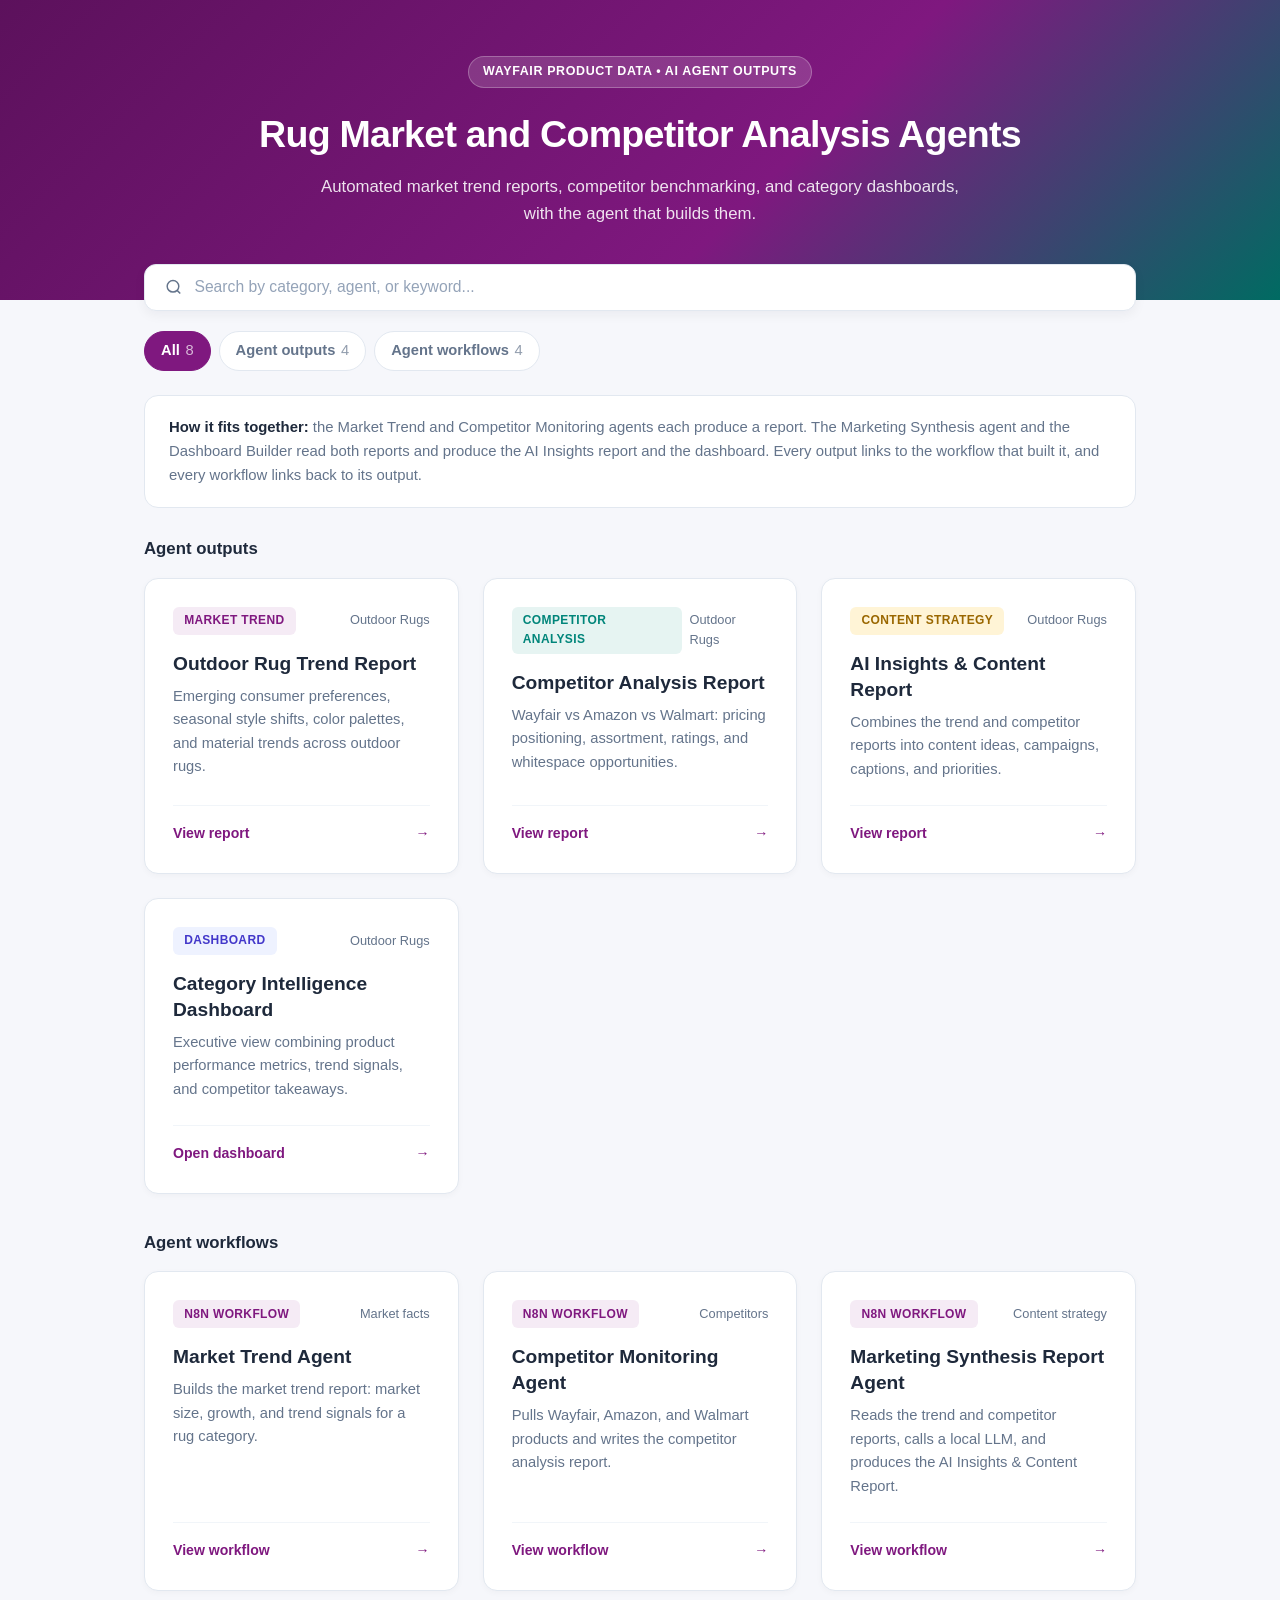
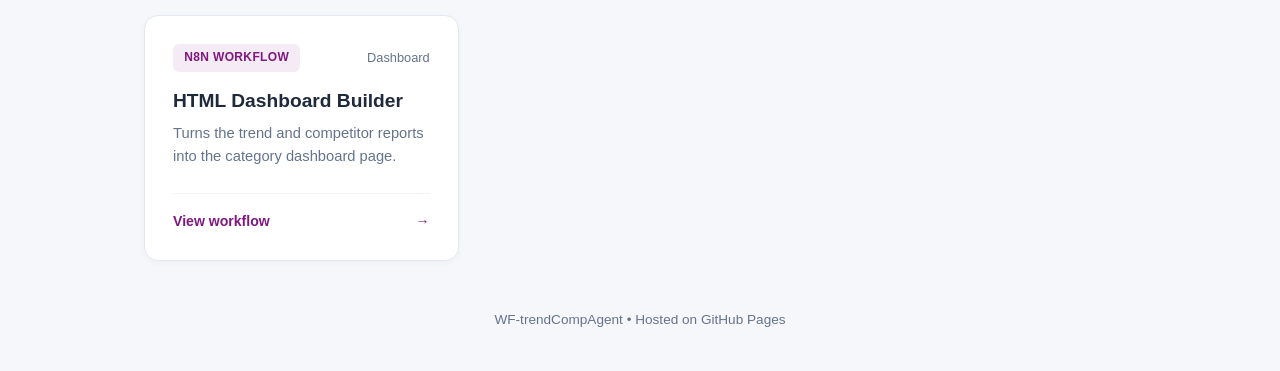
<file: index.html>
<!DOCTYPE html>
<html lang="en">
<head>
<meta charset="UTF-8">
<meta name="viewport" content="width=device-width, initial-scale=1.0">
<title>WF-trendCompAgent | Rug Market & Competitor Intelligence</title>
<link rel="stylesheet" href="style.css">
</head>
<body>
<header class="hero">
  <div class="hero-inner">
    <span class="eyebrow">Wayfair Product Data &bull; AI Agent Outputs</span>
    <h1>Rug Market and Competitor Analysis Agents</h1>
    <p class="subtitle">Automated market trend reports, competitor benchmarking, and category dashboards, with the agent that builds them.</p>
  </div>
</header>

<main class="container">
  <div class="toolbar">
    <svg width="18" height="18" fill="none" stroke="#64748b" stroke-width="2" viewBox="0 0 24 24" aria-hidden="true"><circle cx="11" cy="11" r="8"></circle><path d="M21 21l-4.35-4.35"></path></svg>
    <input type="search" id="searchInput" class="search-input" placeholder="Search by category, agent, or keyword..." aria-label="Search reports and workflows">
  </div>

  <div class="tabs" role="tablist" id="tabs">
    <button class="tab" role="tab" data-tab="all" aria-selected="true">All<span class="count"></span></button>
    <button class="tab" role="tab" data-tab="reports" aria-selected="false">Agent outputs<span class="count"></span></button>
    <button class="tab" role="tab" data-tab="workflows" aria-selected="false">Agent workflows<span class="count"></span></button>
  </div>

  <div class="how">
    <strong>How it fits together:</strong> the Market Trend and Competitor Monitoring agents each produce a report. The Marketing Synthesis agent and the Dashboard Builder read both reports and produce the AI Insights report and the dashboard. Every output links to the workflow that built it, and every workflow links back to its output.
  </div>

  <section id="reportsSection">
    <h2 class="section-title">Agent outputs</h2>
    <div class="grid" id="reportGrid"></div>
  </section>
  <section id="workflowsSection">
    <h2 class="section-title">Agent workflows</h2>
    <div class="grid" id="workflowGrid"></div>
  </section>
  <p class="empty" id="emptyMsg" hidden>Nothing matches that search. Clear the box to see everything.</p>
</main>

<footer>WF-trendCompAgent &bull; Hosted on GitHub Pages</footer>

<script src="data.js"></script>
<script>
const BADGE = { 'Market Trend': 'badge-trend', 'Competitor Analysis': 'badge-comp', 'Dashboard': 'badge-dash', 'Content Strategy': 'badge-content', 'Agent Workflow': 'badge-wf' };

function card(item, type) {
  const a = document.createElement('a');
  a.className = 'card';
  a.href = (type === 'workflows' ? 'workflow.html?id=' : 'report.html?id=') + encodeURIComponent(item.id);
  const cta = type === 'workflows' ? 'View workflow' : (item.kind === 'Dashboard' ? 'Open dashboard' : 'View report');
  a.innerHTML =
    '<div class="card-top"><div class="badge-row"><span class="badge"></span><span class="category-tag"></span></div>' +
    '<h3 class="card-title"></h3><p class="card-desc"></p></div>' +
    '<div class="card-footer"><span></span><span class="arrow">&rarr;</span></div>';
  a.querySelector('.badge').className = 'badge ' + (BADGE[item.kind] || 'badge-trend');
  a.querySelector('.badge').textContent = item.kind;
  a.querySelector('.category-tag').textContent = item.category;
  a.querySelector('.card-title').textContent = item.title;
  a.querySelector('.card-desc').textContent = item.description;
  a.querySelector('.card-footer span').textContent = cta;
  return a;
}

const grids = { reports: document.getElementById('reportGrid'), workflows: document.getElementById('workflowGrid') };
['reports', 'workflows'].forEach(t => HUB[t].forEach(item => grids[t].appendChild(card(item, t))));

let tab = 'all', query = '';
function apply() {
  let shown = 0;
  ['reports', 'workflows'].forEach(t => {
    let n = 0;
    grids[t].querySelectorAll('.card').forEach(c => {
      const hit = c.textContent.toLowerCase().includes(query);
      c.style.display = hit ? 'flex' : 'none';
      if (hit) n++;
    });
    const sec = document.getElementById(t + 'Section');
    const visible = (tab === 'all' || tab === t) && n > 0;
    sec.hidden = !visible;
    if (visible) shown += n;
  });
  document.getElementById('emptyMsg').hidden = shown > 0;
}
document.getElementById('searchInput').addEventListener('input', e => { query = e.target.value.toLowerCase().trim(); apply(); });
document.querySelectorAll('.tab').forEach(b => {
  const key = b.dataset.tab;
  b.querySelector('.count').textContent = key === 'all' ? HUB.reports.length + HUB.workflows.length : HUB[key].length;
  b.addEventListener('click', () => {
    tab = key;
    document.querySelectorAll('.tab').forEach(x => x.setAttribute('aria-selected', x === b));
    apply();
  });
});
apply();
</script>
</body>
</html>
</file>
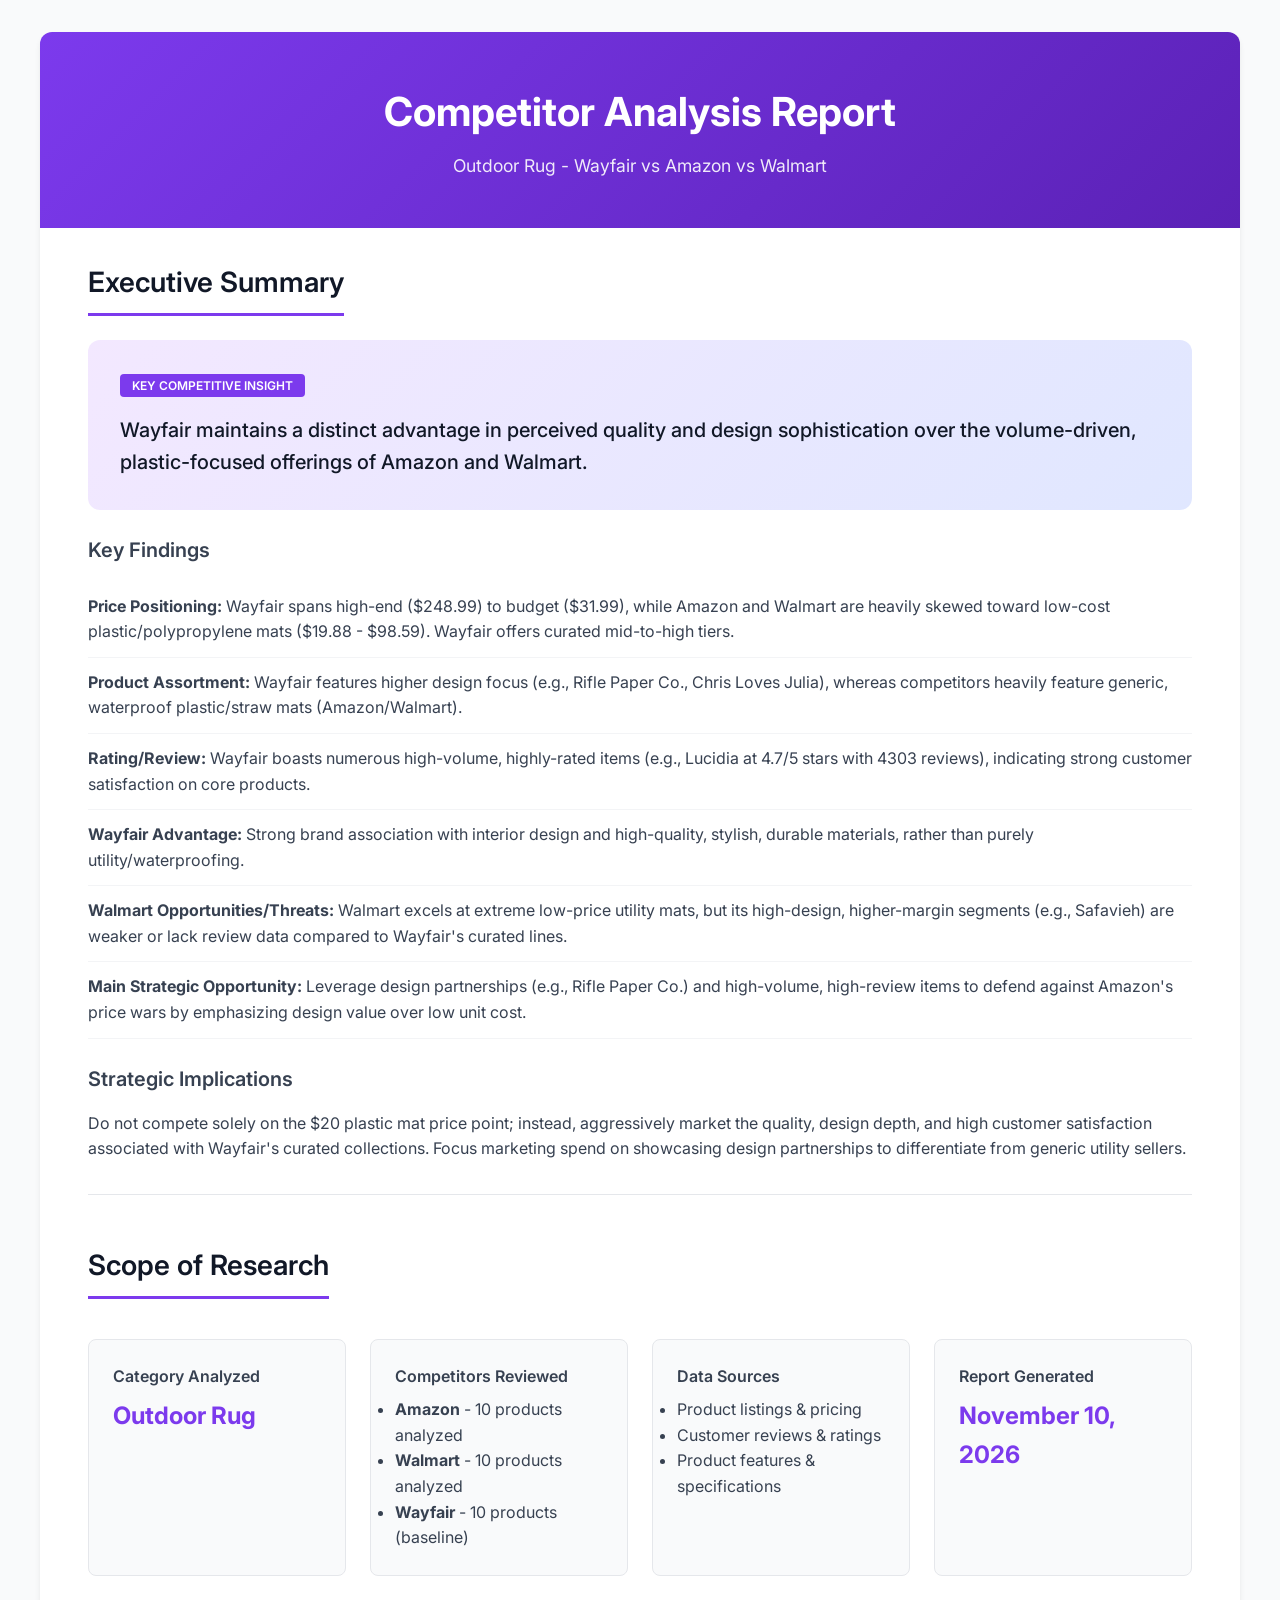
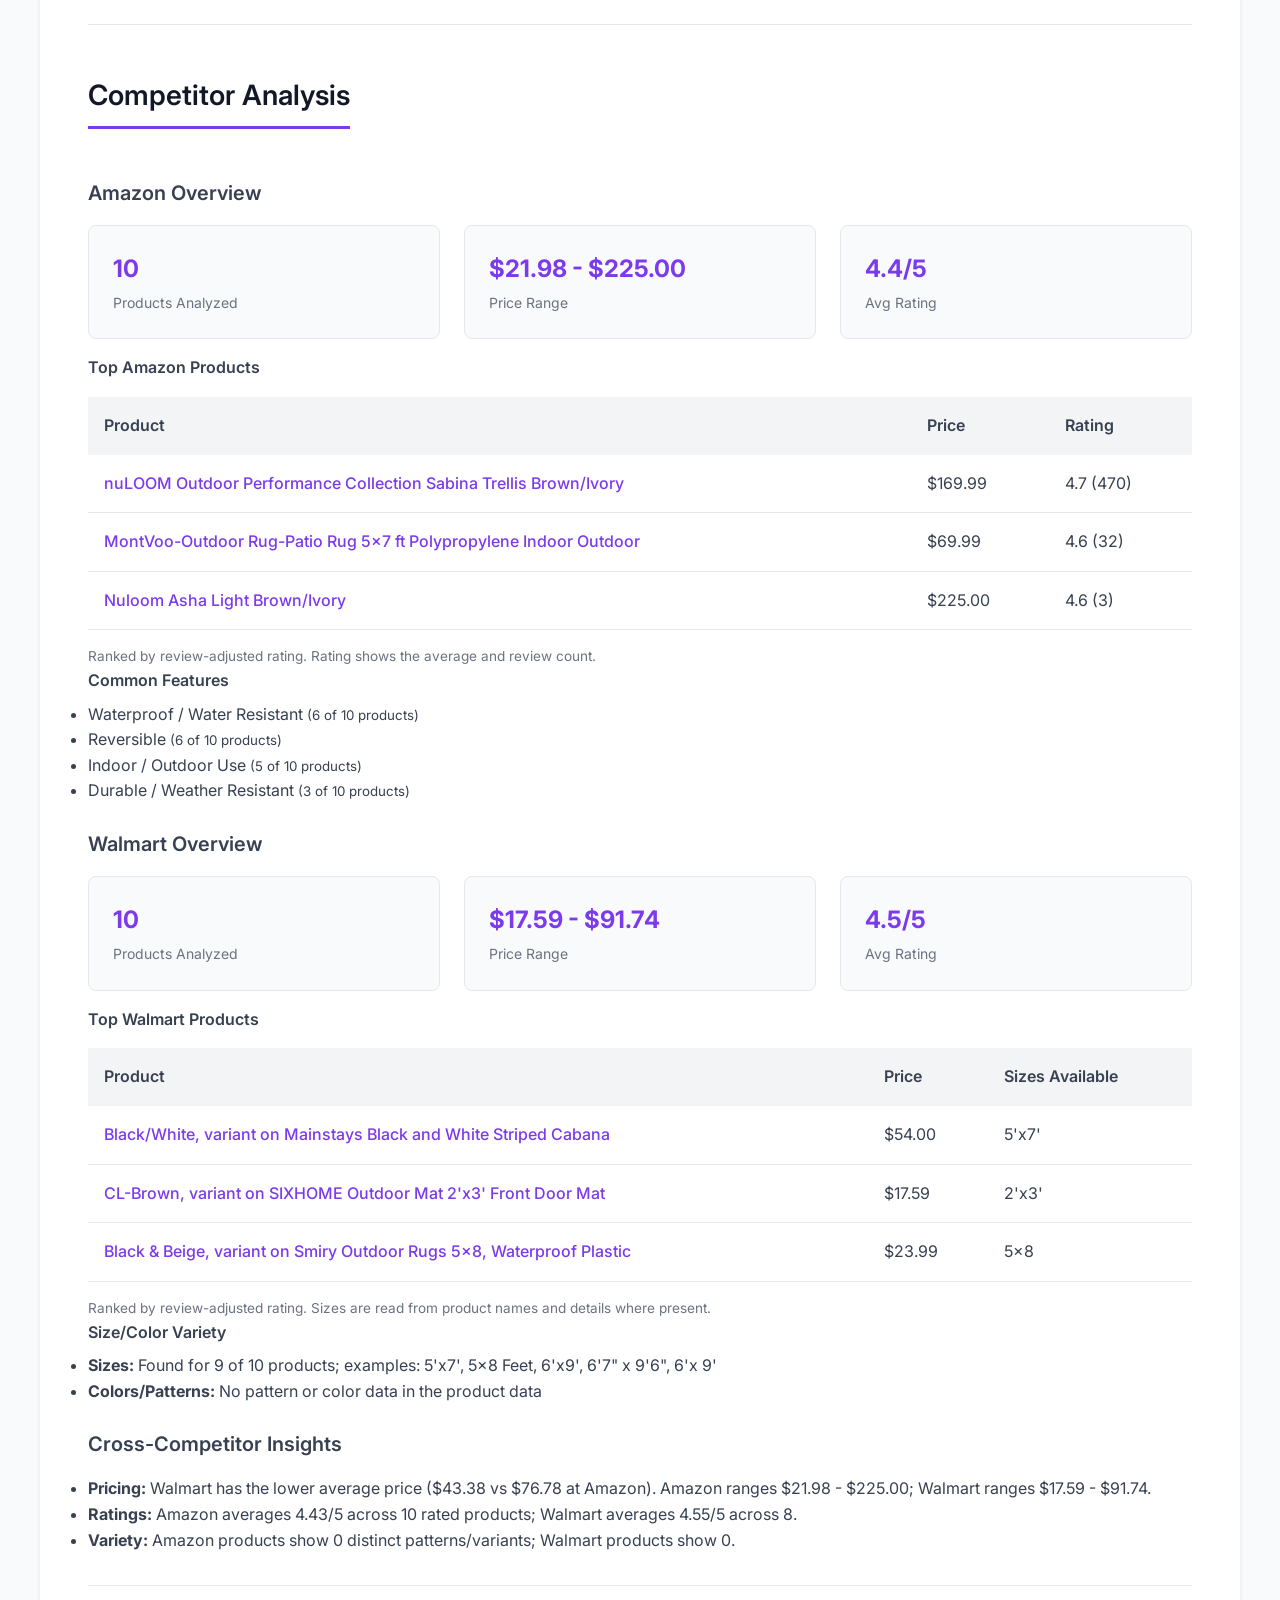
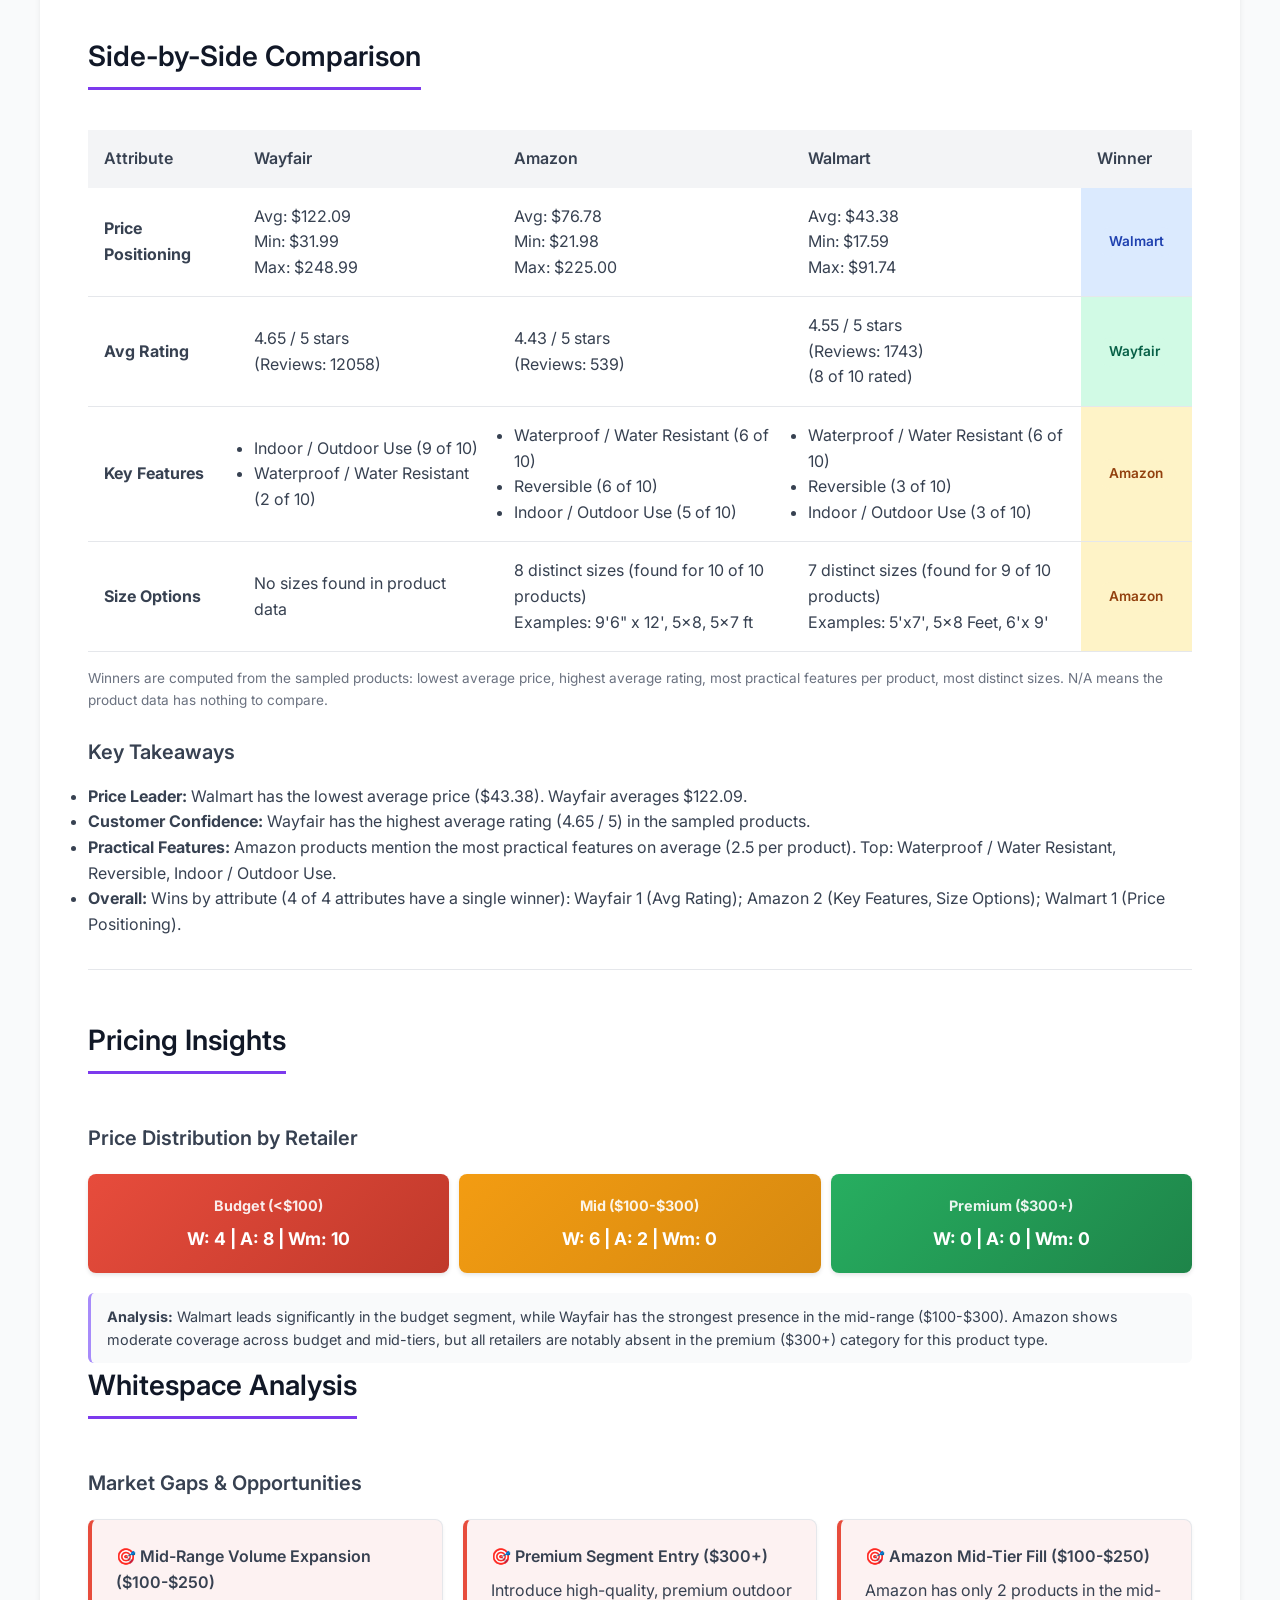
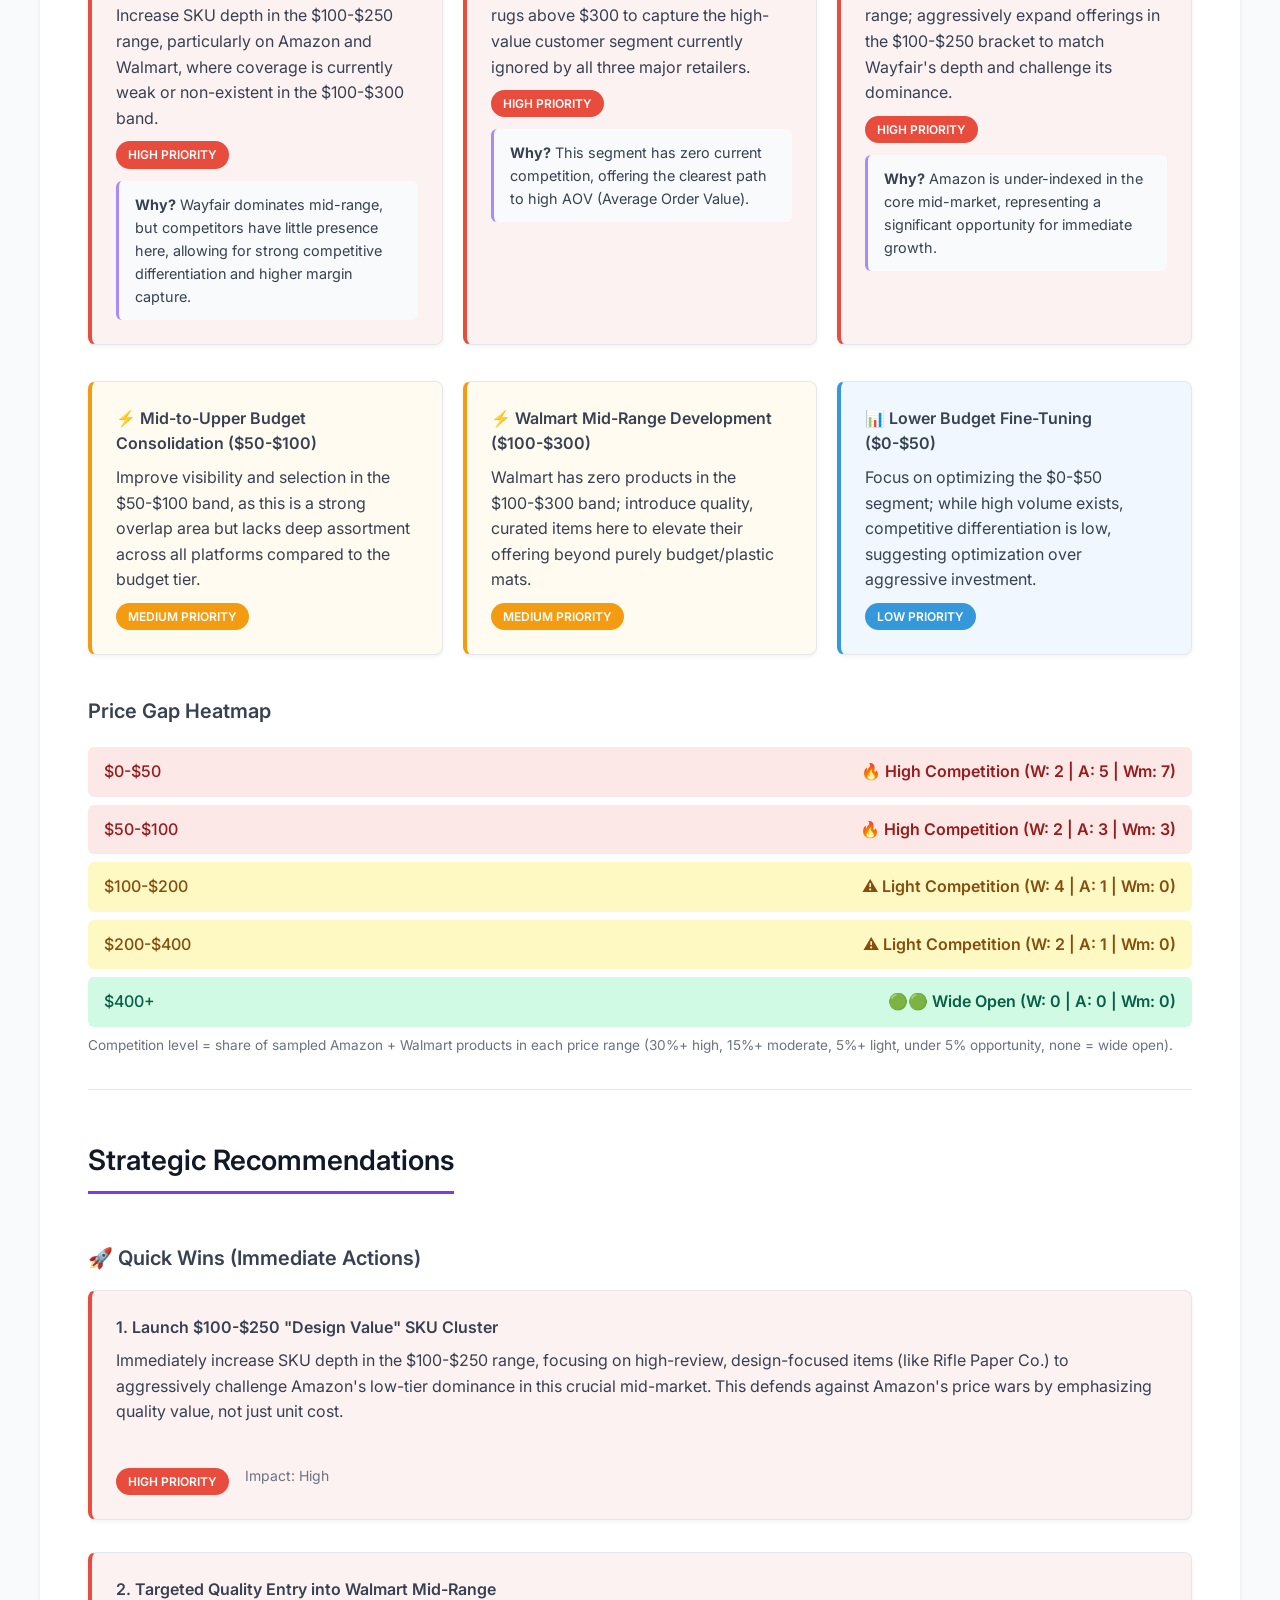
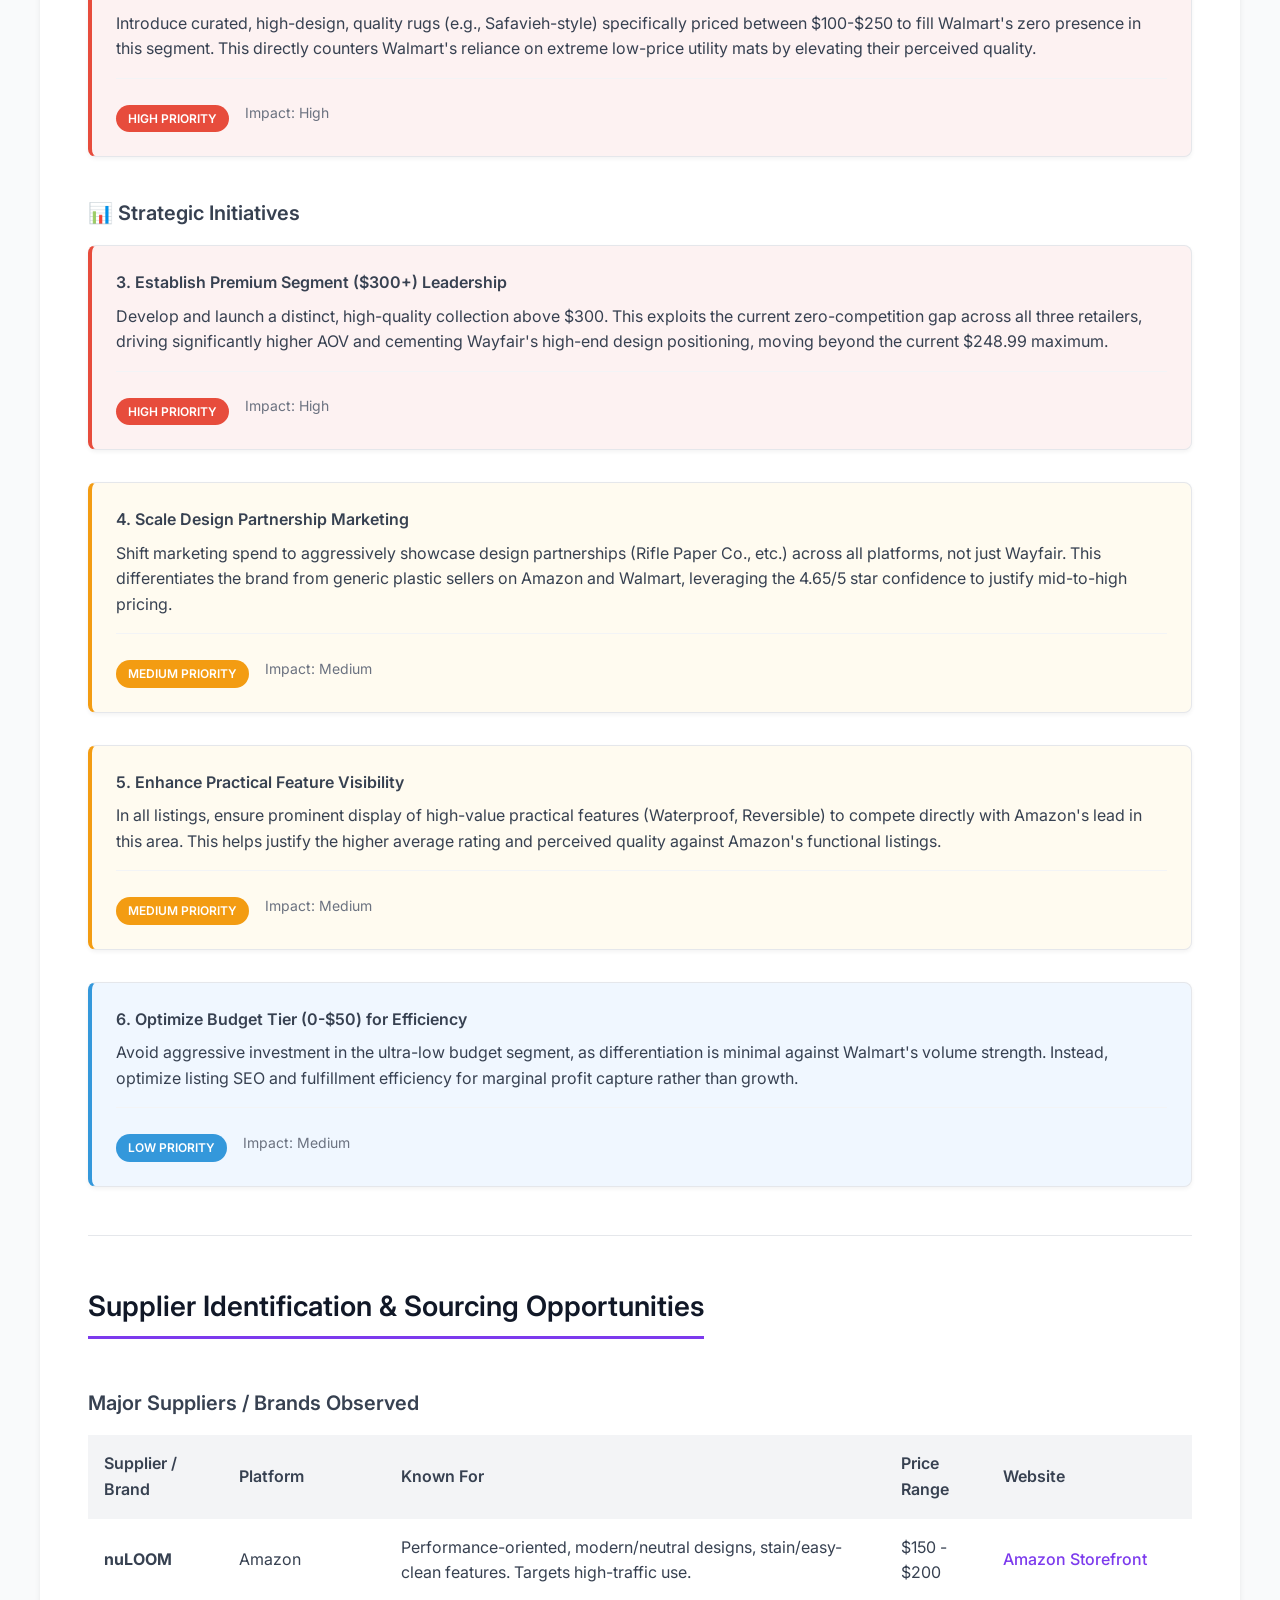
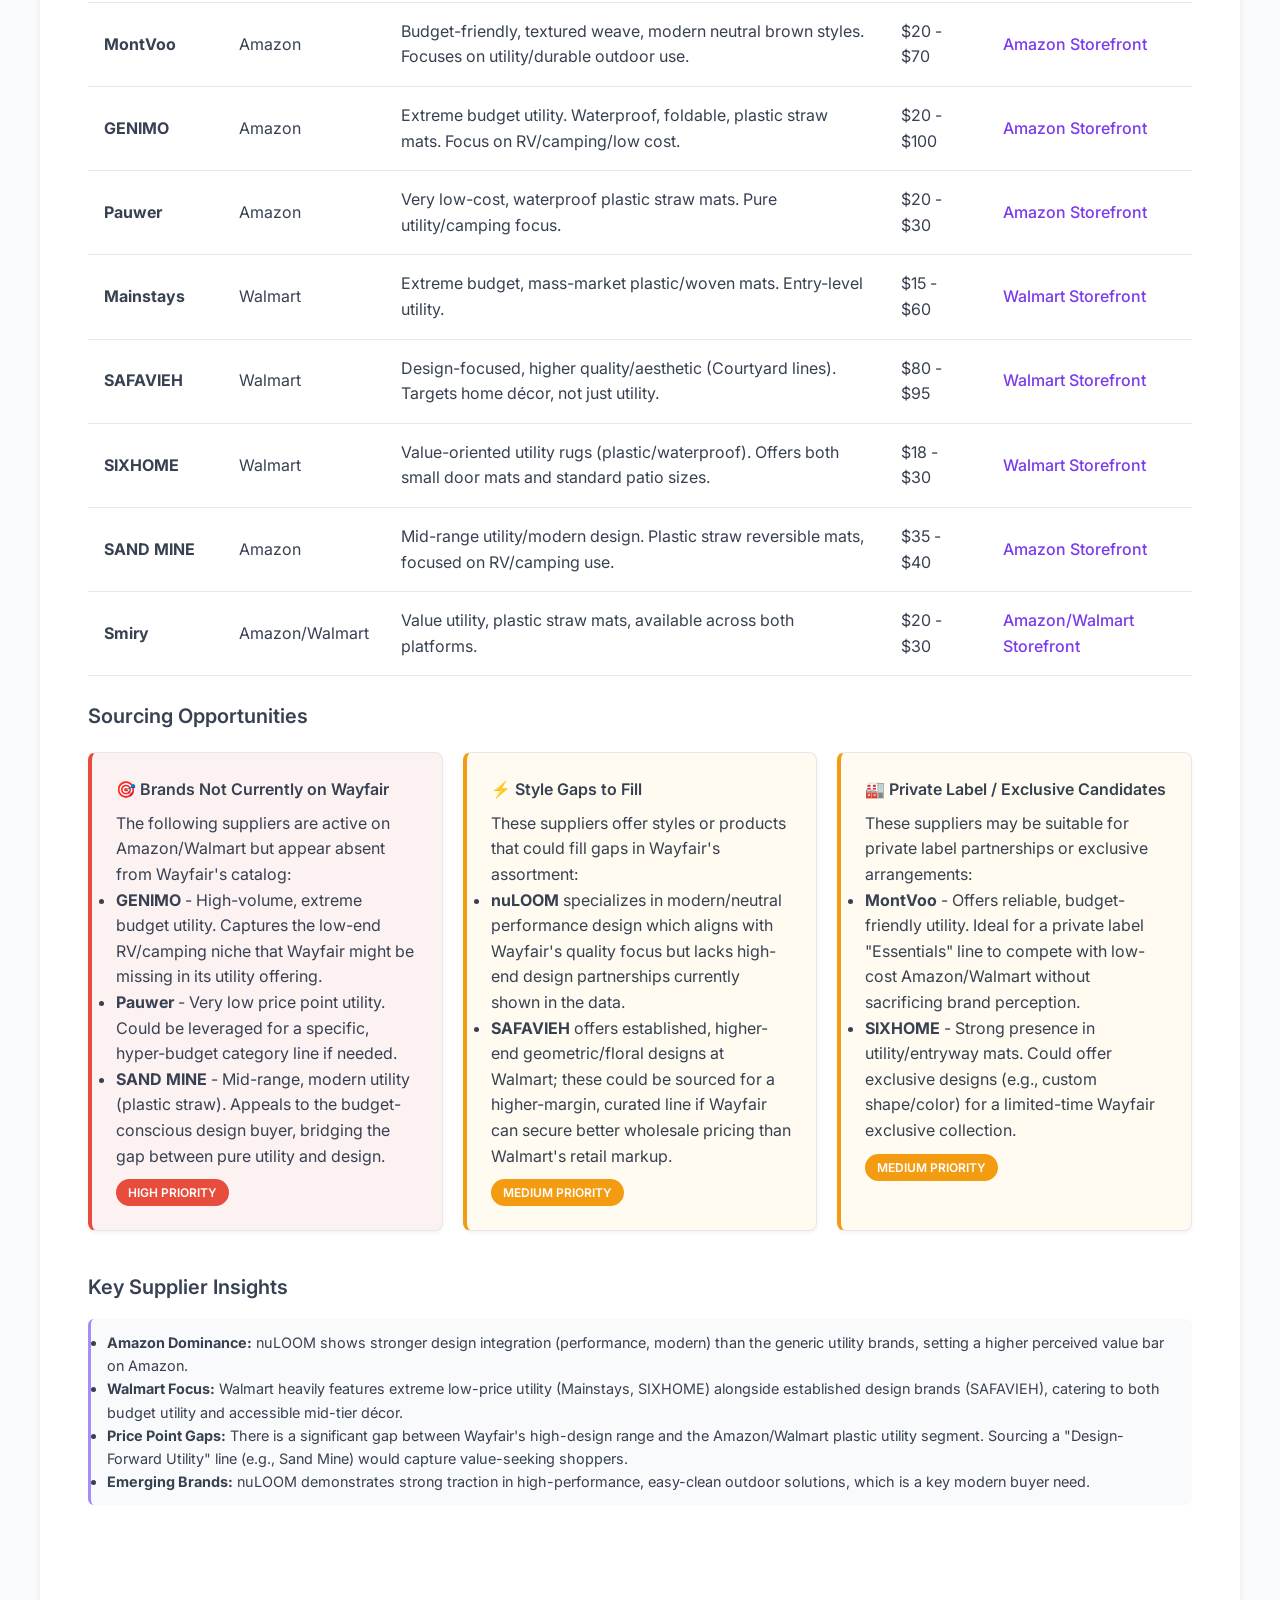
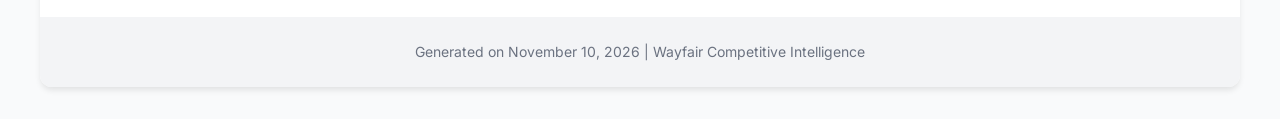
<file: Agent Wayfair Competitor Analysis Report - Outdoor Rug - FC.html>
<!DOCTYPE html><html lang="en"><head> <meta charset="UTF-8"> <meta name="viewport" content="width=device-width, initial-scale=1.0"> <title>Competitor Analysis Report - Outdoor Rug</title> <link href="https://fonts.googleapis.com/css2?family=Inter:wght@400;500;600;700&display=swap" rel="stylesheet"> <style> :root { --primary: #7C3AED; --primary-light: #A78BFA; --success: #059669; --warning: #D97706; --danger: #DC2626; --gray-50: #F9FAFB; --gray-100: #F3F4F6; --gray-200: #E5E7EB; --gray-500: #6B7280; --gray-700: #374151; --gray-900: #111827; } * { box-sizing: border-box; margin: 0; padding: 0; } body { font-family: 'Inter', -apple-system, sans-serif; line-height: 1.6; color: var(--gray-700); background: var(--gray-50); padding: 2rem; } .report-container { max-width: 1200px; margin: 0 auto; background: white; border-radius: 12px; box-shadow: 0 4px 6px -1px rgba(0,0,0,0.1); overflow: hidden; } .report-header { background: linear-gradient(135deg, var(--primary) 0%, #5B21B6 100%); color: white; padding: 3rem; text-align: center; } .report-header h1 { font-size: 2.5rem; font-weight: 700; margin-bottom: 0.5rem; } .report-header .subtitle { opacity: 0.9; font-size: 1.1rem; } .report-content { padding: 2rem 3rem; } section { margin-bottom: 3rem; padding-bottom: 2rem; border-bottom: 1px solid var(--gray-200); } section:last-child { border-bottom: none; } h2 { color: var(--gray-900); font-size: 1.75rem; font-weight: 600; margin-bottom: 1.5rem; padding-bottom: 0.5rem; border-bottom: 3px solid var(--primary); display: inline-block; } h3 { color: var(--gray-700); font-size: 1.25rem; font-weight: 600; margin: 1.5rem 0 1rem; } h4 { color: var(--gray-700); font-size: 1rem; font-weight: 600; margin-bottom: 0.5rem; } /* Scope & Stats Grid */ .scope-grid, .stats-grid, .profile-grid { display: grid; grid-template-columns: repeat(auto-fit, minmax(250px, 1fr)); gap: 1.5rem; margin: 1rem 0; } .scope-card, .stat-card, .profile-card { background: var(--gray-50); padding: 1.5rem; border-radius: 8px; border: 1px solid var(--gray-200); } .scope-value, .stat-value { font-size: 1.5rem; font-weight: 700; color: var(--primary); } .stat-label { display: block; font-size: 0.875rem; color: var(--gray-500); margin-top: 0.25rem; } /* Executive Summary */ .summary-hero { background: linear-gradient(135deg, #F3E8FF 0%, #E0E7FF 100%); padding: 2rem; border-radius: 12px; margin-bottom: 1.5rem; } .key-insight .label { background: var(--primary); color: white; padding: 0.25rem 0.75rem; border-radius: 4px; font-size: 0.75rem; font-weight: 600; text-transform: uppercase; } .key-insight p { font-size: 1.25rem; font-weight: 500; color: var(--gray-900); margin-top: 1rem; } .summary-points ul, .feature-analysis ul { list-style: none; } .summary-points li, .feature-analysis li { padding: 0.75rem 0; border-bottom: 1px solid var(--gray-100); } /* BULLETPROOF LINK HOVER CONTROL (Prevents row/group underlining) */ .report-content a, .report-container a, body a { color: var(--primary) !important; text-decoration: none !important; } .report-content a:hover, .report-container a:hover, body a:hover { text-decoration: underline !important; } tr:hover a, td:hover a { text-decoration: none !important; } tr:hover a:hover, td:hover a:hover { text-decoration: underline !important; } /* Data Tables */ .data-table, .comparison-table { width: 100%; border-collapse: collapse; margin: 1rem 0; } .data-table th, .comparison-table th { background: var(--gray-100); padding: 1rem; text-align: left; font-weight: 600; } .data-table td, .comparison-table td { padding: 1rem; border-bottom: 1px solid var(--gray-200); } .data-table a { font-weight: 500; } /* Pricing Bands */ .band-chart { display: flex; gap: 10px; margin: 20px 0; flex-wrap: wrap; } .band { flex: 1; min-width: 150px; padding: 20px 15px; border-radius: 8px; color: white; text-align: center; font-weight: bold; box-shadow: 0 2px 4px rgba(0,0,0,0.1); } .band span { display: block; } .band span:first-child { font-size: 0.9rem; margin-bottom: 8px; opacity: 0.9; } .band span:last-child { font-size: 1.1rem; } .band.budget { background: linear-gradient(135deg, #e74c3c 0%, #c0392b 100%); } .band.mid { background: linear-gradient(135deg, #f39c12 0%, #d68910 100%); } .band.premium { background: linear-gradient(135deg, #27ae60 0%, #1e8449 100%); } /* Discount Tiers */ .discount-chart { display: flex; gap: 10px; margin: 20px 0; flex-wrap: wrap; } .discount-tier { flex: 1; min-width: 120px; padding: 15px; background: var(--gray-100); border-radius: 8px; text-align: center; border: 1px solid var(--gray-200); } .discount-tier span { display: block; } .discount-tier span:first-child { font-size: 0.85rem; color: var(--gray-500); margin-bottom: 5px; } .discount-tier span:last-child { font-size: 1.25rem; font-weight: 700; color: var(--primary); } /* Opportunity Cards */ .opportunity-cards { display: grid; grid-template-columns: repeat(auto-fit, minmax(300px, 1fr)); gap: 20px; margin-top: 20px; } .opportunity-card, .rec-card { background: white; border: 1px solid var(--gray-200); border-radius: 8px; padding: 1.5rem; margin-bottom: 1rem; box-shadow: 0 2px 4px rgba(0,0,0,0.05); } .opportunity-card.high-priority { border-left: 4px solid #e74c3c; background-color: #fdf2f2; } .opportunity-card.medium-priority { border-left: 4px solid #f39c12; background-color: #fffbf0; } .opportunity-card.low-priority { border-left: 4px solid #3498db; background-color: #f0f7ff; } .rec-card.priority-high { border-left: 4px solid #e74c3c; background-color: #fdf2f2; } .rec-card.priority-medium { border-left: 4px solid #f39c12; background-color: #fffbf0; } .rec-card.priority-low { border-left: 4px solid #3498db; background-color: #f0f7ff; } /* Priority Badges */ .priority { display: inline-block; margin-top: 10px; padding: 4px 12px; border-radius: 20px; font-size: 0.75rem; font-weight: 600; text-transform: uppercase; } .high-priority .priority, .priority-high .priority { background-color: #e74c3c; color: white; } .medium-priority .priority, .priority-medium .priority { background-color: #f39c12; color: white; } .low-priority .priority, .priority-low .priority { background-color: #3498db; color: white; } /* Price Gap Heatmap */ .heatmap { margin-top: 20px; } .gap { display: flex; justify-content: space-between; align-items: center; padding: 12px 16px; margin: 8px 0; border-radius: 6px; font-weight: 500; } .gap span:last-child { font-weight: 600; } .gap.hot { background-color: #fde8e8; color: #991b1b; } .gap.warm { background-color: #fef3c7; color: #92400e; } .gap.moderate { background-color: #fef9c3; color: #854d0e; } .gap.cool { background-color: #d1fae5; color: #065f46; } .gap.open { background-color: #d1fae5; color: #065f46; } /* Recommendation Cards */ .rec-cards { display: grid; gap: 1rem; margin-top: 1rem; } .rec-meta { display: flex; gap: 1rem; align-items: center; margin-top: 1rem; padding-top: 1rem; border-top: 1px solid var(--gray-100); } .impact { color: var(--gray-500); font-size: 0.875rem; } /* Insights Box */ .insights, .rationale { background-color: var(--gray-50); padding: 12px 16px; border-radius: 6px; margin-top: 12px; font-size: 0.9rem; border-left: 3px solid var(--primary-light); } /* Footer */ .report-footer { background: var(--gray-100); padding: 1.5rem 3rem; text-align: center; font-size:.875rem; color: var(--gray-500); } </style></head><div class="report-container"> <header class="report-header"> <h1>Competitor Analysis Report</h1> <p class="subtitle">Outdoor Rug - Wayfair vs Amazon vs Walmart</p> </header> <main class="report-content"> <section class="executive-summary"> <h2>Executive Summary</h2> <div class="summary-hero"> <div class="key-insight"> <span class="label">Key Competitive Insight</span> <p>Wayfair maintains a distinct advantage in perceived quality and design sophistication over the volume-driven, plastic-focused offerings of Amazon and Walmart.</p> </div> </div> <div class="summary-points"> <h3>Key Findings</h3> <ul> <li><strong>Price Positioning:</strong></strong> Wayfair spans high-end ($248.99) to budget ($31.99), while Amazon and Walmart are heavily skewed toward low-cost plastic/polypropylene mats ($19.88 - $98.59). Wayfair offers curated mid-to-high tiers.</li> <li><strong>Product Assortment:</strong></strong> Wayfair features higher design focus (e.g., Rifle Paper Co., Chris Loves Julia), whereas competitors heavily feature generic, waterproof plastic/straw mats (Amazon/Walmart).</li> <li><strong>Rating/Review:</strong></strong> Wayfair boasts numerous high-volume, highly-rated items (e.g., Lucidia at 4.7/5 stars with 4303 reviews), indicating strong customer satisfaction on core products.</li> <li><strong>Wayfair Advantage:</strong></strong> Strong brand association with interior design and high-quality, stylish, durable materials, rather than purely utility/waterproofing.</li> <li><strong>Walmart Opportunities/Threats:</strong></strong> Walmart excels at extreme low-price utility mats, but its high-design, higher-margin segments (e.g., Safavieh) are weaker or lack review data compared to Wayfair's curated lines.</li> <li><strong>Main Strategic Opportunity:</strong></strong> Leverage design partnerships (e.g., Rifle Paper Co.) and high-volume, high-review items to defend against Amazon's price wars by emphasizing design value over low unit cost.</li> </ul> </div> <div class="strategic-implications"> <h3>Strategic Implications</h3> <p>Do not compete solely on the $20 plastic mat price point; instead, aggressively market the quality, design depth, and high customer satisfaction associated with Wayfair's curated collections. Focus marketing spend on showcasing design partnerships to differentiate from generic utility sellers.</p> </div></section> <section class="scope-section"> <h2>Scope of Research</h2> <div class="scope-grid"> <div class="scope-card"> <h4>Category Analyzed</h4> <p class="scope-value">Outdoor Rug</p> </div> <div class="scope-card"> <h4>Competitors Reviewed</h4> <ul> <li><strong>Amazon</strong> - 10 products analyzed</li> <li><strong>Walmart</strong> - 10 products analyzed</li> <li><strong>Wayfair</strong> - 10 products (baseline)</li> </ul> </div> <div class="scope-card"> <h4>Data Sources</h4> <ul> <li>Product listings & pricing</li> <li>Customer reviews & ratings</li> <li>Product features & specifications</li> </ul> </div> <div class="scope-card"> <h4>Report Generated</h4> <p class="scope-value">November 10, 2026</p> </div> </div></section> <section class="competitor-analysis"> <h2>Competitor Analysis</h2> <div class="amazon-section"> <h3>Amazon Overview</h3> <div class="stats-grid"> <div class="stat-card"><span class="stat-value">10</span><span class="stat-label">Products Analyzed</span></div> <div class="stat-card"><span class="stat-value">$21.98 - $225.00</span><span class="stat-label">Price Range</span></div> <div class="stat-card"><span class="stat-value">4.4/5</span><span class="stat-label">Avg Rating</span></div> </div> <div class="top-performers"> <h4>Top Amazon Products</h4> <table class="data-table"> <thead><tr><th>Product</th><th>Price</th><th>Rating</th></tr></thead> <tbody> <tr><td><a href="https://www.amazon.com/dp/B09HKYHJ1W" target="_blank" title="nuLOOM Outdoor Performance Collection Sabina Trellis Brown/Ivory, 8' x 10', Soft and Cozy, High Traffic, Stain Resistant, Easy Clean, Durable Area Rug for Indoor/Outdoor Patio, Deck, Porch, Garden">nuLOOM Outdoor Performance Collection Sabina Trellis Brown/Ivory</a></td><td>$169.99</td><td>4.7 (470)</td></tr> <tr><td><a href="https://www.amazon.com/dp/B0GPWF1BBL" target="_blank" title="MontVoo-Outdoor Rug-Patio Rug 5x7 ft Polypropylene Indoor Outdoor Rugs Outdoor Carpet for Patio Deck Balcony Porch, Textured Weave, Durable for High Traffic, Fade-Resistant, Modern Neutral Brown">MontVoo-Outdoor Rug-Patio Rug 5x7 ft Polypropylene Indoor Outdoor</a></td><td>$69.99</td><td>4.6 (32)</td></tr> <tr><td><a href="https://www.amazon.com/dp/B088CT5ZRZ" target="_blank" title="Nuloom Asha Light Brown/Ivory, 9'6&quot; x 12', Casual, Striped Border, Soft and Cozy, High Traffic, Stain Resistant, Easy Clean, Durable Area Rug for Indoor/Outdoor Patio, Deck, Porch, Garden, Courtyard">Nuloom Asha Light Brown/Ivory</a></td><td>$225.00</td><td>4.6 (3)</td></tr> </tbody> </table> <p style="font-size:0.85rem;color:#6B7280;margin-top:0.5rem">Ranked by review-adjusted rating. Rating shows the average and review count.</p> </div> <div class="common-features"> <h4>Common Features</h4> <ul><li>Waterproof / Water Resistant <small>(6 of 10 products)</small></li><li>Reversible <small>(6 of 10 products)</small></li><li>Indoor / Outdoor Use <small>(5 of 10 products)</small></li><li>Durable / Weather Resistant <small>(3 of 10 products)</small></li></ul> </div> </div> <div class="walmart-section"> <h3>Walmart Overview</h3> <div class="stats-grid"> <div class="stat-card"><span class="stat-value">10</span><span class="stat-label">Products Analyzed</span></div> <div class="stat-card"><span class="stat-value">$17.59 - $91.74</span><span class="stat-label">Price Range</span></div> <div class="stat-card"><span class="stat-value">4.5/5</span><span class="stat-label">Avg Rating</span></div> </div> <div class="top-performers"> <h4>Top Walmart Products</h4> <table class="data-table"> <thead><tr><th>Product</th><th>Price</th><th>Sizes Available</th></tr></thead> <tbody> <tr><td><a href="https://www.walmart.com/ip/MS5X7B-WCABANARUG/16474658687" target="_blank" title="Black/White, variant on Mainstays Black and White Striped Cabana Woven Outdoor Rug, 5'x7'">Black/White, variant on Mainstays Black and White Striped Cabana</a></td><td>$54.00</td><td>5'x7'</td></tr> <tr><td><a href="https://www.walmart.com/ip/SIXHOME-2-x3-Entry-Rug-Door-Mat-Washable-Area-Rugs-Medallion-Vintage-Floral-Grey-Door-Rug-Soft-Distressed-Indoor-Carpet-Country-Boho-Throw-Rug-Entryw/8014716375" target="_blank" title="CL-Brown, variant on SIXHOME Outdoor Mat 2'x3' Front Door Mat Tropical Indoor Entryway Doormat Polypropylene Washable Non Shedding, Easy Clean, Waterproof, Durable Outdoor Doormat Neutral Brown">CL-Brown, variant on SIXHOME Outdoor Mat 2'x3' Front Door Mat</a></td><td>$17.59</td><td>2'x3'</td></tr> <tr><td><a href="https://www.walmart.com/ip/Smiry-Outdoor-Rugs-5x8-Waterproof-Plastic-Straw-Indoor-Outdoor-Mat-for-Patio-RV-Camping-Deck-Porch-Grey-White/18845512779" target="_blank" title="Black &amp; Beige, variant on Smiry Outdoor Rugs 5x8, Waterproof Plastic Straw Indoor Outdoor Mat for Patio, RV Camping, Deck,Porch, Grey &amp; White">Black &amp; Beige, variant on Smiry Outdoor Rugs 5x8, Waterproof Plastic</a></td><td>$23.99</td><td>5x8</td></tr> </tbody> </table> <p style="font-size:0.85rem;color:#6B7280;margin-top:0.5rem">Ranked by review-adjusted rating. Sizes are read from product names and details where present.</p> </div> <div class="variety"> <h4>Size/Color Variety</h4> <ul> <li><strong>Sizes:</strong> Found for 9 of 10 products; examples: 5'x7', 5x8 Feet, 6'x9', 6'7&quot; x 9'6&quot;, 6'x 9'</li> <li><strong>Colors/Patterns:</strong> No pattern or color data in the product data</li> </ul> </div> </div> <div class="cross-comparison"> <h3>Cross-Competitor Insights</h3> <ul><li><strong>Pricing:</strong> Walmart has the lower average price ($43.38 vs $76.78 at Amazon). Amazon ranges $21.98 - $225.00; Walmart ranges $17.59 - $91.74.</li><li><strong>Ratings:</strong> Amazon averages 4.43/5 across 10 rated products; Walmart averages 4.55/5 across 8.</li><li><strong>Variety:</strong> Amazon products show 0 distinct patterns/variants; Walmart products show 0.</li></ul> </div> </section> <section class="competitor-comparison"> <h2>Side-by-Side Comparison</h2> <table class="comparison-table"> <thead> <tr><th>Attribute</th><th>Wayfair</th><th>Amazon</th><th>Walmart</th><th>Winner</th></tr> </thead> <tbody> <tr> <td><strong>Price Positioning</strong></td> <td>Avg: $122.09<br> Min: $31.99<br> Max: $248.99</td> <td>Avg: $76.78<br> Min: $21.98<br> Max: $225.00</td> <td>Avg: $43.38<br> Min: $17.59<br> Max: $91.74</td> <td class="winner winner-walmart"><span class="winner-badge winner-walmart">Walmart</span></td> </tr> <tr> <td><strong>Avg Rating</strong></td> <td>4.65 / 5 stars<br> (Reviews: 12058)</td> <td>4.43 / 5 stars<br> (Reviews: 539)</td> <td>4.55 / 5 stars<br> (Reviews: 1743)<br> (8 of 10 rated)</td> <td class="winner winner-wayfair"><span class="winner-badge winner-wayfair">Wayfair</span></td> </tr> <tr> <td><strong>Key Features</strong></td> <td><ul><li>Indoor / Outdoor Use (9 of 10)</li><li>Waterproof / Water Resistant (2 of 10)</li></ul></td> <td><ul><li>Waterproof / Water Resistant (6 of 10)</li><li>Reversible (6 of 10)</li><li>Indoor / Outdoor Use (5 of 10)</li></ul></td> <td><ul><li>Waterproof / Water Resistant (6 of 10)</li><li>Reversible (3 of 10)</li><li>Indoor / Outdoor Use (3 of 10)</li></ul></td> <td class="winner winner-amazon"><span class="winner-badge winner-amazon">Amazon</span></td> </tr> <tr> <td><strong>Size Options</strong></td> <td>No sizes found in product data</td> <td>8 distinct sizes (found for 10 of 10 products)<br> Examples: 9'6" x 12', 5x8, 5x7 ft</td> <td>7 distinct sizes (found for 9 of 10 products)<br> Examples: 5'x7', 5x8 Feet, 6'x 9'</td> <td class="winner winner-amazon"><span class="winner-badge winner-amazon">Amazon</span></td> </tr> </tbody> </table> <p style="font-size:0.85rem;color:#6B7280;margin-top:0.5rem">Winners are computed from the sampled products: lowest average price, highest average rating, most practical features per product, most distinct sizes. N/A means the product data has nothing to compare.</p> <div class="comparison-insights"> <h3>Key Takeaways</h3> <ul><li><strong>Price Leader:</strong> Walmart has the lowest average price ($43.38). Wayfair averages $122.09.</li><li><strong>Customer Confidence:</strong> Wayfair has the highest average rating (4.65 / 5) in the sampled products.</li><li><strong>Practical Features:</strong> Amazon products mention the most practical features on average (2.5 per product). Top: Waterproof / Water Resistant, Reversible, Indoor / Outdoor Use.</li><li><strong>Overall:</strong> Wins by attribute (4 of 4 attributes have a single winner): Wayfair 1 (Avg Rating); Amazon 2 (Key Features, Size Options); Walmart 1 (Price Positioning).</li></ul> </div> </section> <style> .winner-badge { display: inline-block; padding: 4px 12px; border-radius: 20px; font-weight: 600; font-size: 0.85rem; } .winner-wayfair { background: #d1fae5; color: #065f46; } .winner-amazon { background: #fef3c7; color: #92400e; } .winner-walmart { background: #dbeafe; color: #1e40af; } .winner-tie { background: #f3f4f6; color: #374151; } </style> <section class="pricing-whitespace"> <h2>Pricing Insights</h2> <div class="price-bands"> <h3>Price Distribution by Retailer</h3> <div class="band-chart"> <div class="band budget"> <span>Budget (&lt;$100)</span> <span>W: 4 | A: 8 | Wm: 10</span> </div> <div class="band mid"> <span>Mid ($100-$300)</span> <span>W: 6 | A: 2 | Wm: 0</span> </div> <div class="band premium"> <span>Premium ($300+)</span> <span>W: 0 | A: 0 | Wm: 0</span> </div> </div> <div class="insights"> <p><strong>Analysis:</strong> Walmart leads significantly in the budget segment, while Wayfair has the strongest presence in the mid-range ($100-$300). Amazon shows moderate coverage across budget and mid-tiers, but all retailers are notably absent in the premium ($300+) category for this product type.</p> </div> </div> <h2>Whitespace Analysis</h2> <div class="whitespace-opportunities"> <h3>Market Gaps & Opportunities</h3> <div class="opportunity-cards"> <div class="opportunity-card high-priority"> <h4>🎯 Mid-Range Volume Expansion ($100-$250)</h4> <p>Increase SKU depth in the $100-$250 range, particularly on Amazon and Walmart, where coverage is currently weak or non-existent in the $100-$300 band.</p> <span class="priority">High Priority</span> <div class="rationale"><p><strong>Why?</strong> Wayfair dominates mid-range, but competitors have little presence here, allowing for strong competitive differentiation and higher margin capture.</p></div> </div> <div class="opportunity-card high-priority"> <h4>🎯 Premium Segment Entry ($300+)</h4> <p>Introduce high-quality, premium outdoor rugs above $300 to capture the high-value customer segment currently ignored by all three major retailers.</p> <span class="priority">High Priority</span> <div class="rationale"><p><strong>Why?</strong> This segment has zero current competition, offering the clearest path to high AOV (Average Order Value).</p></div> </div> <div class="opportunity-card high-priority"> <h4>🎯 Amazon Mid-Tier Fill ($100-$250)</h4> <p>Amazon has only 2 products in the mid-range; aggressively expand offerings in the $100-$250 bracket to match Wayfair's depth and challenge its dominance.</p> <span class="priority">High Priority</span> <div class="rationale"><p><strong>Why?</strong> Amazon is under-indexed in the core mid-market, representing a significant opportunity for immediate growth.</p></div> </div> <div class="opportunity-card medium-priority"> <h4>⚡ Mid-to-Upper Budget Consolidation ($50-$100)</h4> <p>Improve visibility and selection in the $50-$100 band, as this is a strong overlap area but lacks deep assortment across all platforms compared to the budget tier.</p> <span class="priority">Medium Priority</span> </div> <div class="opportunity-card medium-priority"> <h4>⚡ Walmart Mid-Range Development ($100-$300)</h4> <p>Walmart has zero products in the $100-$300 band; introduce quality, curated items here to elevate their offering beyond purely budget/plastic mats.</p> <span class="priority">Medium Priority</span> </div> <div class="opportunity-card low-priority"> <h4>📊 Lower Budget Fine-Tuning ($0-$50)</h4> <p>Focus on optimizing the $0-$50 segment; while high volume exists, competitive differentiation is low, suggesting optimization over aggressive investment.</p> <span class="priority">Low Priority</span> </div> </div> </div> <div class="price-gaps"> <h3>Price Gap Heatmap</h3> <div class="heatmap"> <div class="gap hot"><span>$0-$50</span><span>🔥 High Competition (W: 2 | A: 5 | Wm: 7)</span></div> <div class="gap hot"><span>$50-$100</span><span>🔥 High Competition (W: 2 | A: 3 | Wm: 3)</span></div> <div class="gap moderate"><span>$100-$200</span><span>⚠️ Light Competition (W: 4 | A: 1 | Wm: 0)</span></div> <div class="gap moderate"><span>$200-$400</span><span>⚠️ Light Competition (W: 2 | A: 1 | Wm: 0)</span></div> <div class="gap open"><span>$400+</span><span>🟢🟢 Wide Open (W: 0 | A: 0 | Wm: 0)</span></div> </div> <p style="font-size:0.85rem;color:#6B7280;margin-top:0.5rem">Competition level = share of sampled Amazon + Walmart products in each price range (30%+ high, 15%+ moderate, 5%+ light, under 5% opportunity, none = wide open).</p> </div> </section> <section class="recommendations"> <h2>Strategic Recommendations</h2> <div class="quick-wins"> <h3>🚀 Quick Wins (Immediate Actions)</h3> <div class="rec-cards"> <div class="rec-card priority-high"> <h4>1. Launch $100-$250 "Design Value" SKU Cluster</h4> <p>Immediately increase SKU depth in the $100-$250 range, focusing on high-review, design-focused items (like Rifle Paper Co.) to aggressively challenge Amazon's low-tier dominance in this crucial mid-market. This defends against Amazon's price wars by emphasizing quality value, not just unit cost.</p> <div class="rec-meta"> <span class="priority">High Priority</span> <span class="impact">Impact: High</span> </div> </div> <div class="rec-card priority-high"> <h4>2. Targeted Quality Entry into Walmart Mid-Range</h4> <p>Introduce curated, high-design, quality rugs (e.g., Safavieh-style) specifically priced between $100-$250 to fill Walmart's zero presence in this segment. This directly counters Walmart's reliance on extreme low-price utility mats by elevating their perceived quality.</p> <div class="rec-meta"> <span class="priority">High Priority</span> <span class="impact">Impact: High</span> </div> </div> </div> </div> <div class="strategic-plays"> <h3>📊 Strategic Initiatives</h3> <div class="rec-cards"> <div class="rec-card priority-high"> <h4>3. Establish Premium Segment ($300+) Leadership</h4> <p>Develop and launch a distinct, high-quality collection above $300. This exploits the current zero-competition gap across all three retailers, driving significantly higher AOV and cementing Wayfair's high-end design positioning, moving beyond the current $248.99 maximum.</p> <div class="rec-meta"> <span class="priority">High Priority</span> <span class="impact">Impact: High</span> </div> </div> <div class="rec-card priority-medium"> <h4>4. Scale Design Partnership Marketing</h4> <p>Shift marketing spend to aggressively showcase design partnerships (Rifle Paper Co., etc.) across all platforms, not just Wayfair. This differentiates the brand from generic plastic sellers on Amazon and Walmart, leveraging the 4.65/5 star confidence to justify mid-to-high pricing.</p> <div class="rec-meta"> <span class="priority">Medium Priority</span> <span class="impact">Impact: Medium</span> </div> </div> <div class="rec-card priority-medium"> <h4>5. Enhance Practical Feature Visibility</h4> <p>In all listings, ensure prominent display of high-value practical features (Waterproof, Reversible) to compete directly with Amazon's lead in this area. This helps justify the higher average rating and perceived quality against Amazon's functional listings.</p> <div class="rec-meta"> <span class="priority">Medium Priority</span> <span class="impact">Impact: Medium</span> </div> </div> <div class="rec-card priority-low"> <h4>6. Optimize Budget Tier (0-$50) for Efficiency</h4> <p>Avoid aggressive investment in the ultra-low budget segment, as differentiation is minimal against Walmart's volume strength. Instead, optimize listing SEO and fulfillment efficiency for marginal profit capture rather than growth.</p> <div class="rec-meta"> <span class="priority">Low Priority</span> <span class="impact">Impact: Medium</span> </div> </div> </div> </div></section> <section class="supplier-identification"> <h2>Supplier Identification & Sourcing Opportunities</h2> <div class="suppliers-observed"> <h3>Major Suppliers / Brands Observed</h3> <table class="data-table"> <thead> <tr> <th>Supplier / Brand</th> <th>Platform</th> <th>Known For</th> <th>Price Range</th> <th>Website</th> </tr> </thead> <tbody> <tr> <td><strong>nuLOOM</strong></strong></td> <td>Amazon</td> <td>Performance-oriented, modern/neutral designs, stain/easy-clean features. Targets high-traffic use.</td> <td>$150 - $200</td> <td><a href="Search Required">Amazon Storefront</a></a></td> </tr> <tr> <td><strong>MontVoo</strong></strong></td> <td>Amazon</td> <td>Budget-friendly, textured weave, modern neutral brown styles. Focuses on utility/durable outdoor use.</td> <td>$20 - $70</td> <td><a href="Search Required">Amazon Storefront</a></a></td> </tr> <tr> <td><strong>GENIMO</strong></strong></td> <td>Amazon</td> <td>Extreme budget utility. Waterproof, foldable, plastic straw mats. Focus on RV/camping/low cost.</td> <td>$20 - $100</td> <td><a href="Search Required">Amazon Storefront</a></a></td> </tr> <tr> <td><strong>Pauwer</strong></strong></td> <td>Amazon</td> <td>Very low-cost, waterproof plastic straw mats. Pure utility/camping focus.</td> <td>$20 - $30</td> <td><a href="Search Required">Amazon Storefront</a></a></td> </tr> <tr> <td><strong>Mainstays</strong></strong></td> <td>Walmart</td> <td>Extreme budget, mass-market plastic/woven mats. Entry-level utility.</td> <td>$15 - $60</td> <td><a href="Search Required">Walmart Storefront</a></a></td> </tr> <tr> <td><strong>SAFAVIEH</strong></strong></td> <td>Walmart</td> <td>Design-focused, higher quality/aesthetic (Courtyard lines). Targets home décor, not just utility.</td> <td>$80 - $95</td> <td><a href="Search Required">Walmart Storefront</a></a></td> </tr> <tr> <td><strong>SIXHOME</strong></strong></td> <td>Walmart</td> <td>Value-oriented utility rugs (plastic/waterproof). Offers both small door mats and standard patio sizes.</td> <td>$18 - $30</td> <td><a href="Search Required">Walmart Storefront</a></a></td> </tr> <tr> <td><strong>SAND MINE</strong></strong></td> <td>Amazon</td> <td>Mid-range utility/modern design. Plastic straw reversible mats, focused on RV/camping use.</td> <td>$35 - $40</td> <td><a href="Search Required">Amazon Storefront</a></a></td> </tr> <tr> <td><strong>Smiry</strong></strong></td> <td>Amazon/Walmart</td> <td>Value utility, plastic straw mats, available across both platforms.</td> <td>$20 - $30</td> <td><a href="Search Required">Amazon/Walmart Storefront</a></a></td> </tr> </tbody> </table> </div> <div class="sourcing-opportunities"> <h3>Sourcing Opportunities</h3> <div class="opportunity-cards"> <div class="opportunity-card high-priority"> <h4>🎯 Brands Not Currently on Wayfair</h4> <p>The following suppliers are active on Amazon/Walmart but appear absent from Wayfair's catalog:</p> <ul> <li><strong>GENIMO</strong> - High-volume, extreme budget utility. Captures the low-end RV/camping niche that Wayfair might be missing in its utility offering.</li> <li><strong>Pauwer</strong> - Very low price point utility. Could be leveraged for a specific, hyper-budget category line if needed.</li> <li><strong>SAND MINE</strong> - Mid-range, modern utility (plastic straw). Appeals to the budget-conscious design buyer, bridging the gap between pure utility and design.</li> </ul> <span class="priority">High Priority</span> </div> <div class="opportunity-card medium-priority"> <h4>⚡ Style Gaps to Fill</h4> <p>These suppliers offer styles or products that could fill gaps in Wayfair's assortment:</p> <ul> <li><strong>nuLOOM</strong> specializes in modern/neutral performance design which aligns with Wayfair's quality focus but lacks high-end design partnerships currently shown in the data.</li> <li><strong>SAFAVIEH</strong> offers established, higher-end geometric/floral designs at Walmart; these could be sourced for a higher-margin, curated line if Wayfair can secure better wholesale pricing than Walmart's retail markup.</li> </ul> <span class="priority">Medium Priority</span> </div> <div class="opportunity-card medium-priority"> <h4>🏭 Private Label / Exclusive Candidates</h4> <p>These suppliers may be suitable for private label partnerships or exclusive arrangements:</p> <ul> <li><strong>MontVoo</strong> - Offers reliable, budget-friendly utility. Ideal for a private label "Essentials" line to compete with low-cost Amazon/Walmart without sacrificing brand perception.</li> <li><strong>SIXHOME</strong> - Strong presence in utility/entryway mats. Could offer exclusive designs (e.g., custom shape/color) for a limited-time Wayfair exclusive collection.</li> </ul> <span class="priority">Medium Priority</span> </div> </div> </div> <div class="supplier-insights"> <h3>Key Supplier Insights</h3> <div class="insights"> <ul> <li><strong>Amazon Dominance:</strong> nuLOOM shows stronger design integration (performance, modern) than the generic utility brands, setting a higher perceived value bar on Amazon.</li> <li><strong>Walmart Focus:</strong> Walmart heavily features extreme low-price utility (Mainstays, SIXHOME) alongside established design brands (SAFAVIEH), catering to both budget utility and accessible mid-tier décor.</li> <li><strong>Price Point Gaps:</strong> There is a significant gap between Wayfair's high-design range and the Amazon/Walmart plastic utility segment. Sourcing a "Design-Forward Utility" line (e.g., Sand Mine) would capture value-seeking shoppers.</li> <li><strong>Emerging Brands:</strong> nuLOOM demonstrates strong traction in high-performance, easy-clean outdoor solutions, which is a key modern buyer need.</li> </ul> </div> </div></section> </main> <footer class="report-footer"> <p>Generated on November 10, 2026 | Wayfair Competitive Intelligence</p> </footer> </div></body></html>
</file>
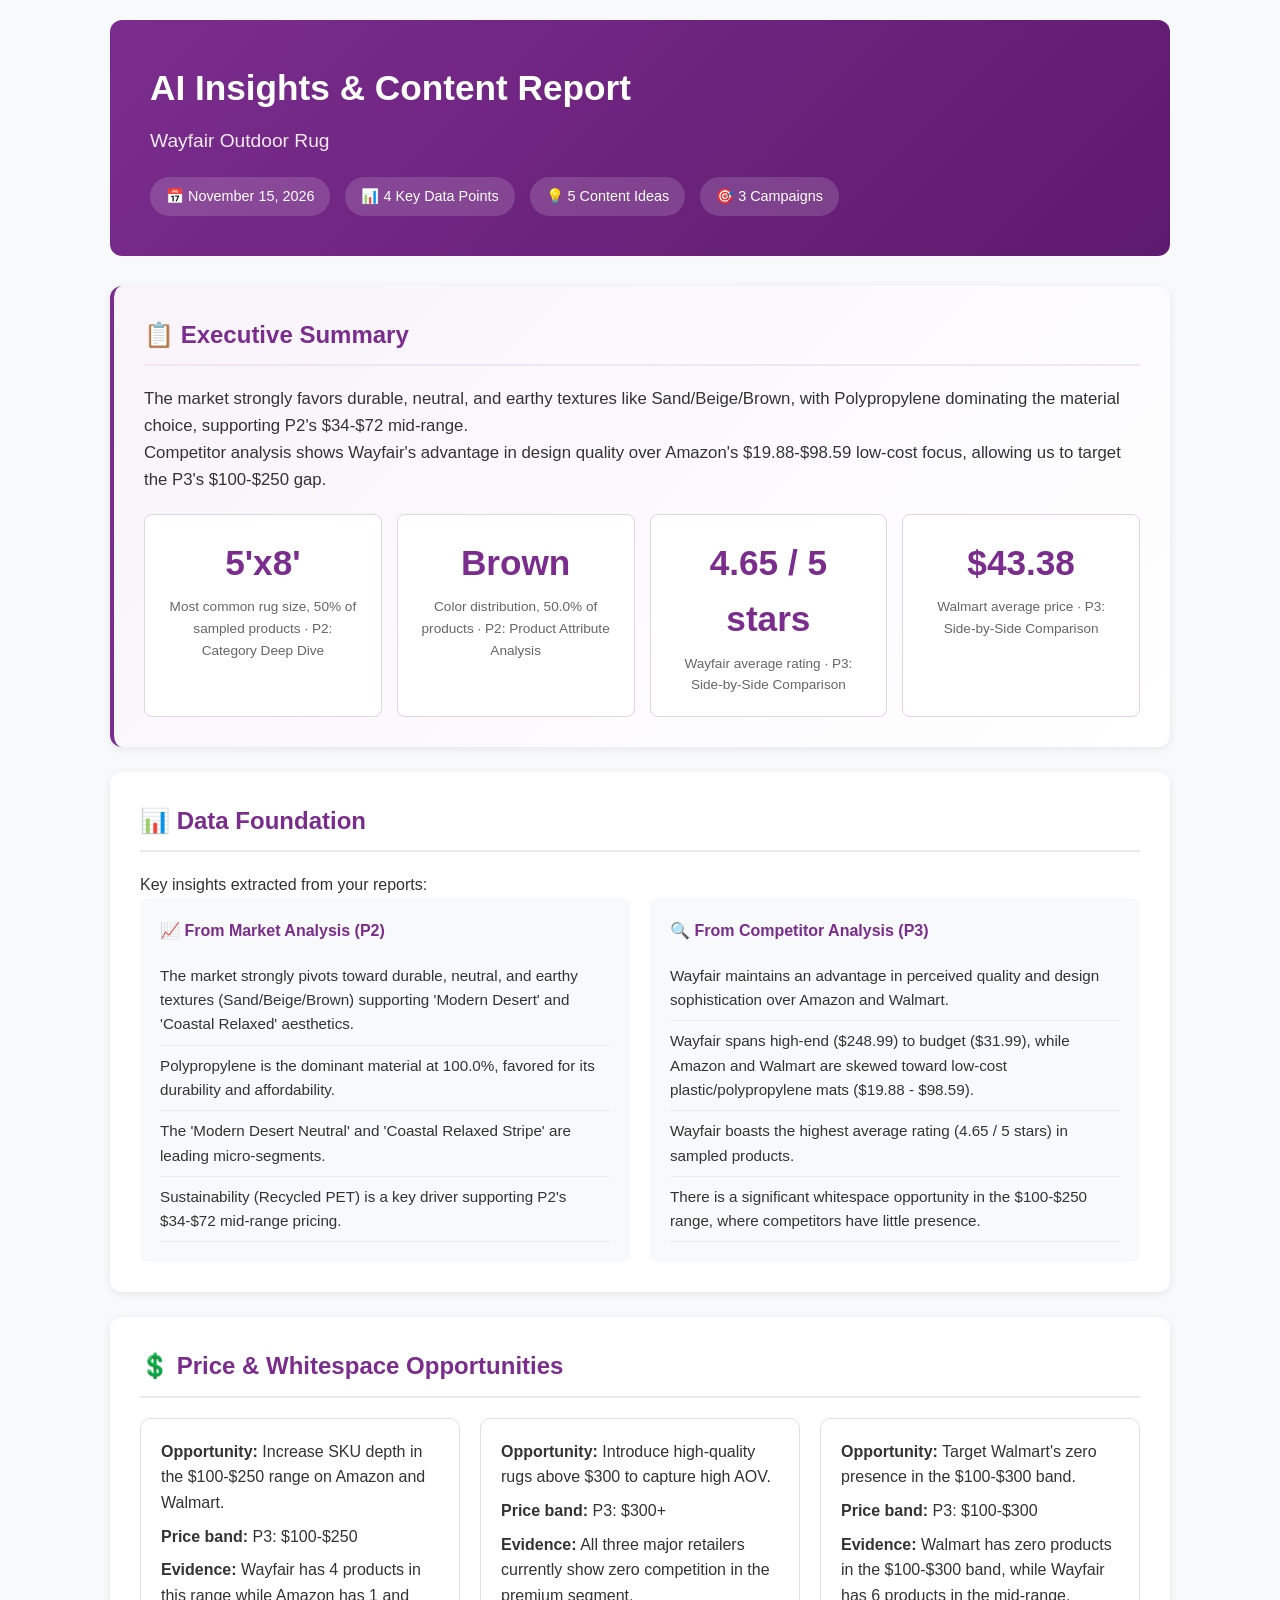
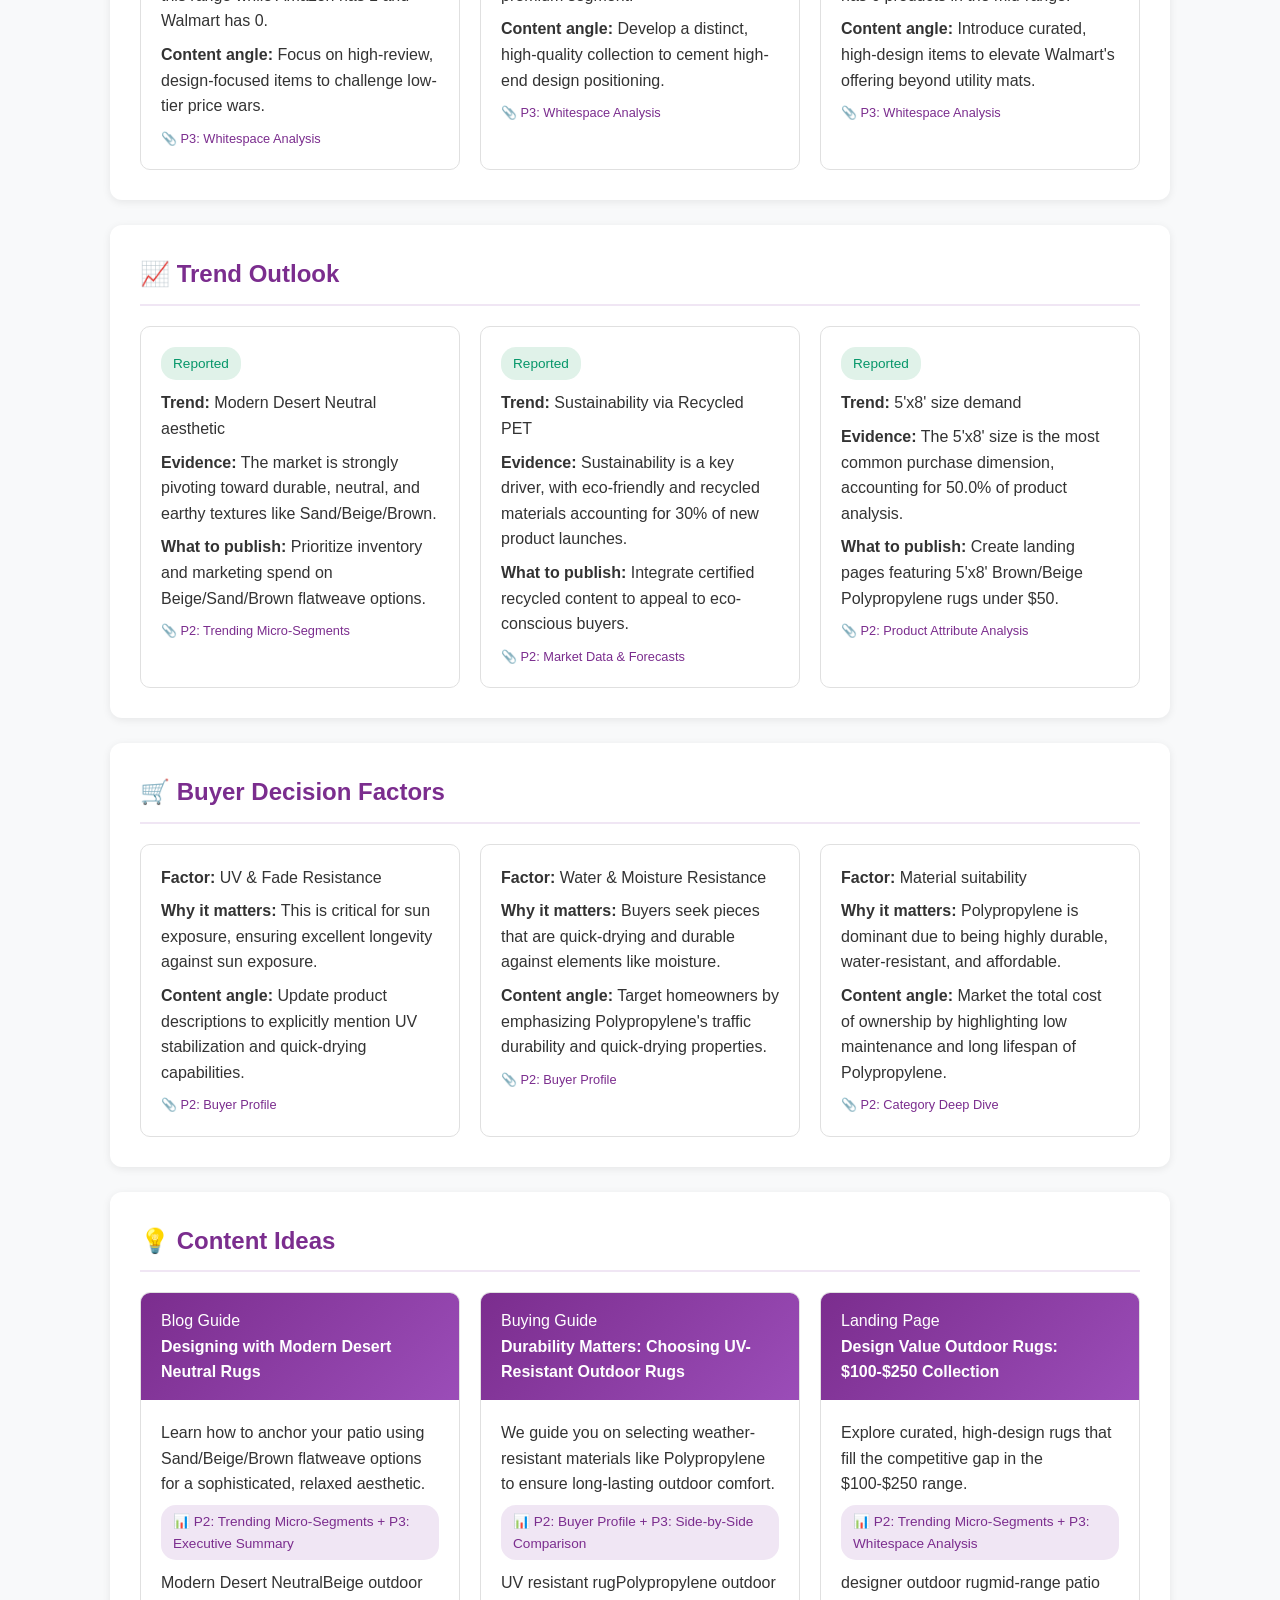
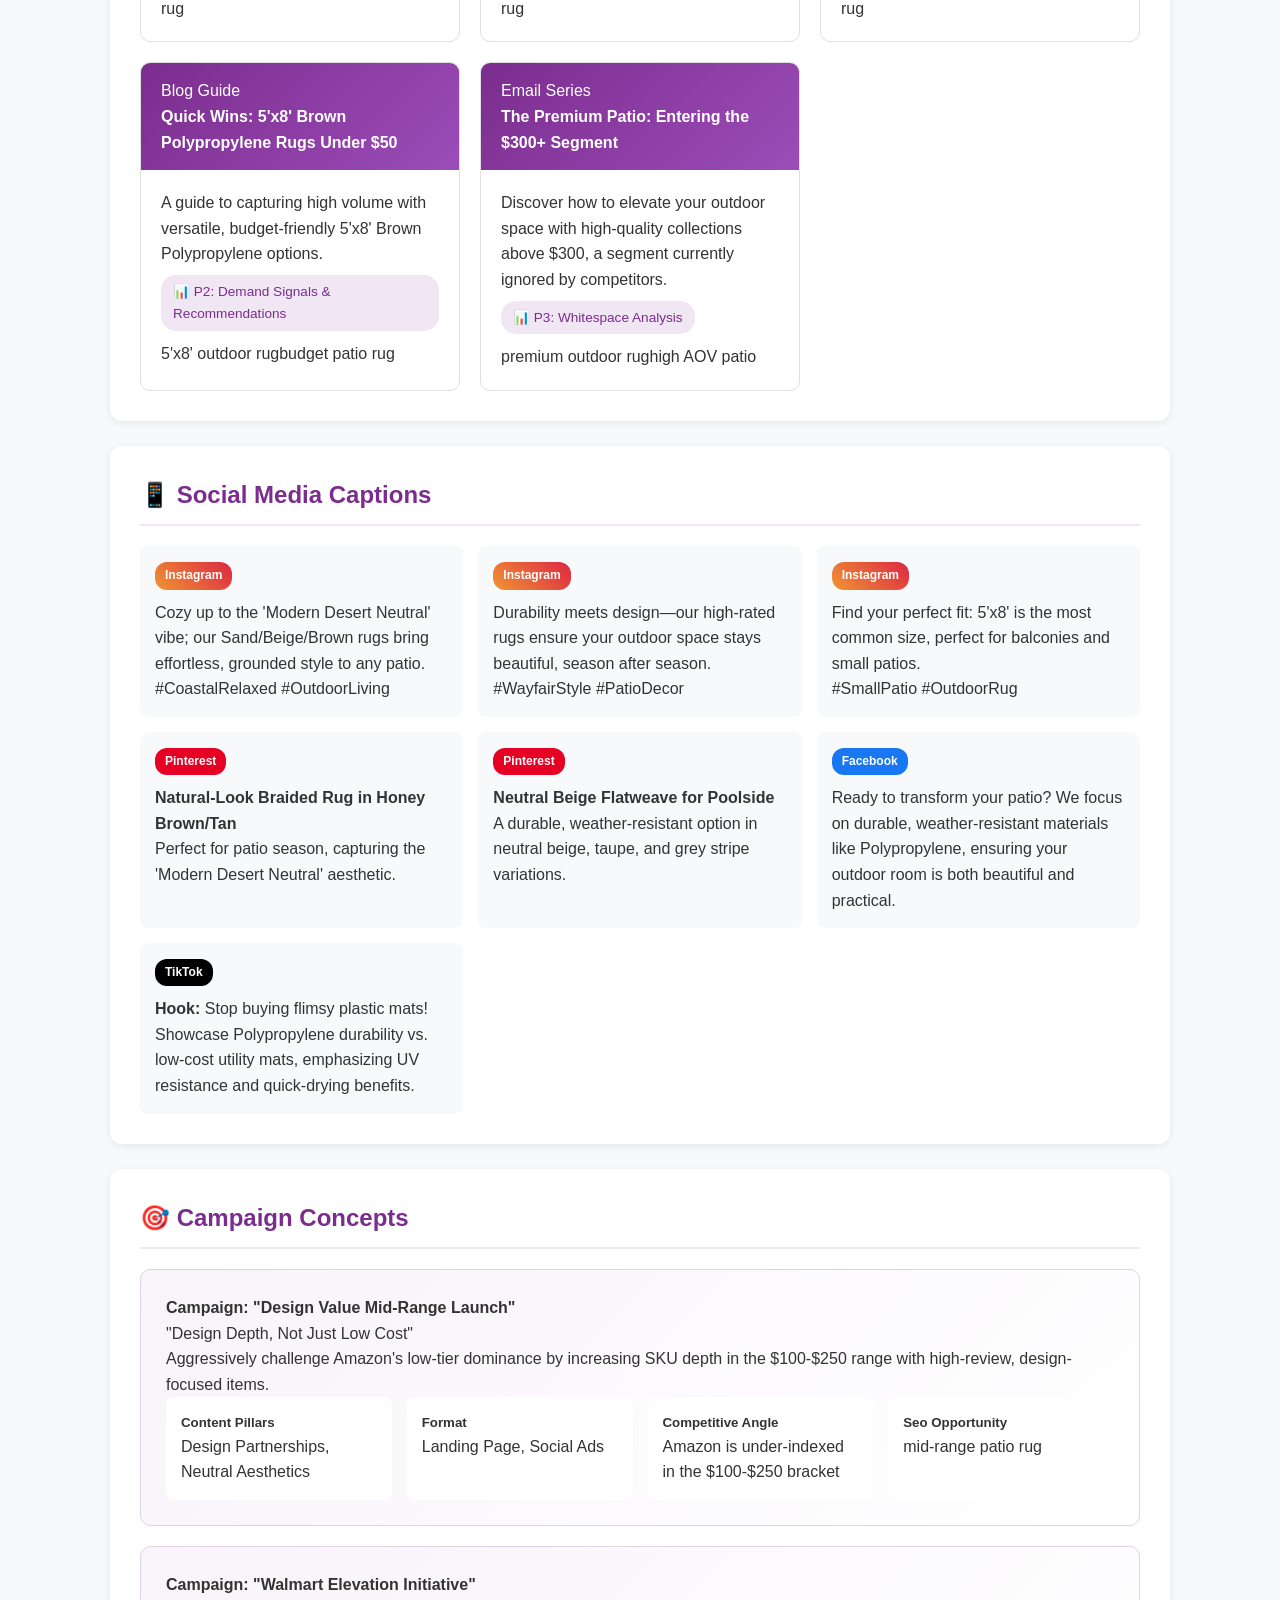
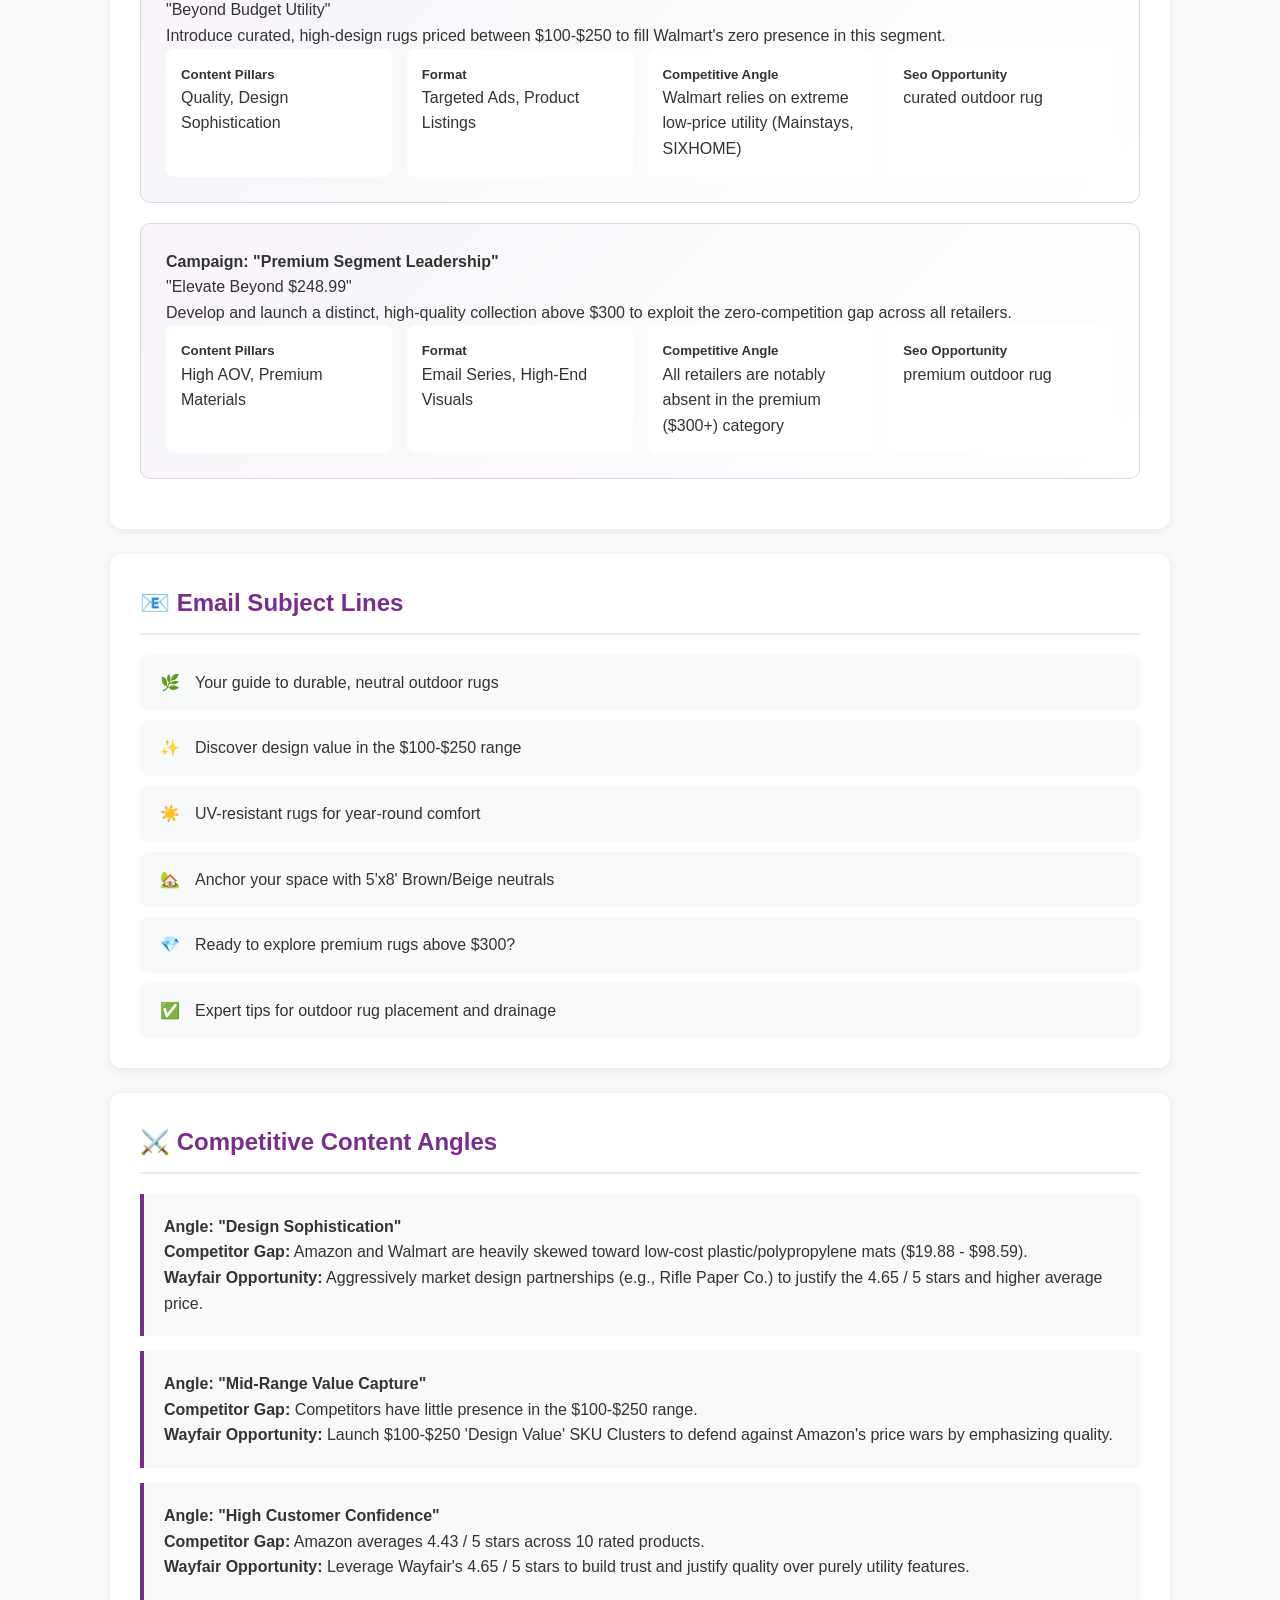
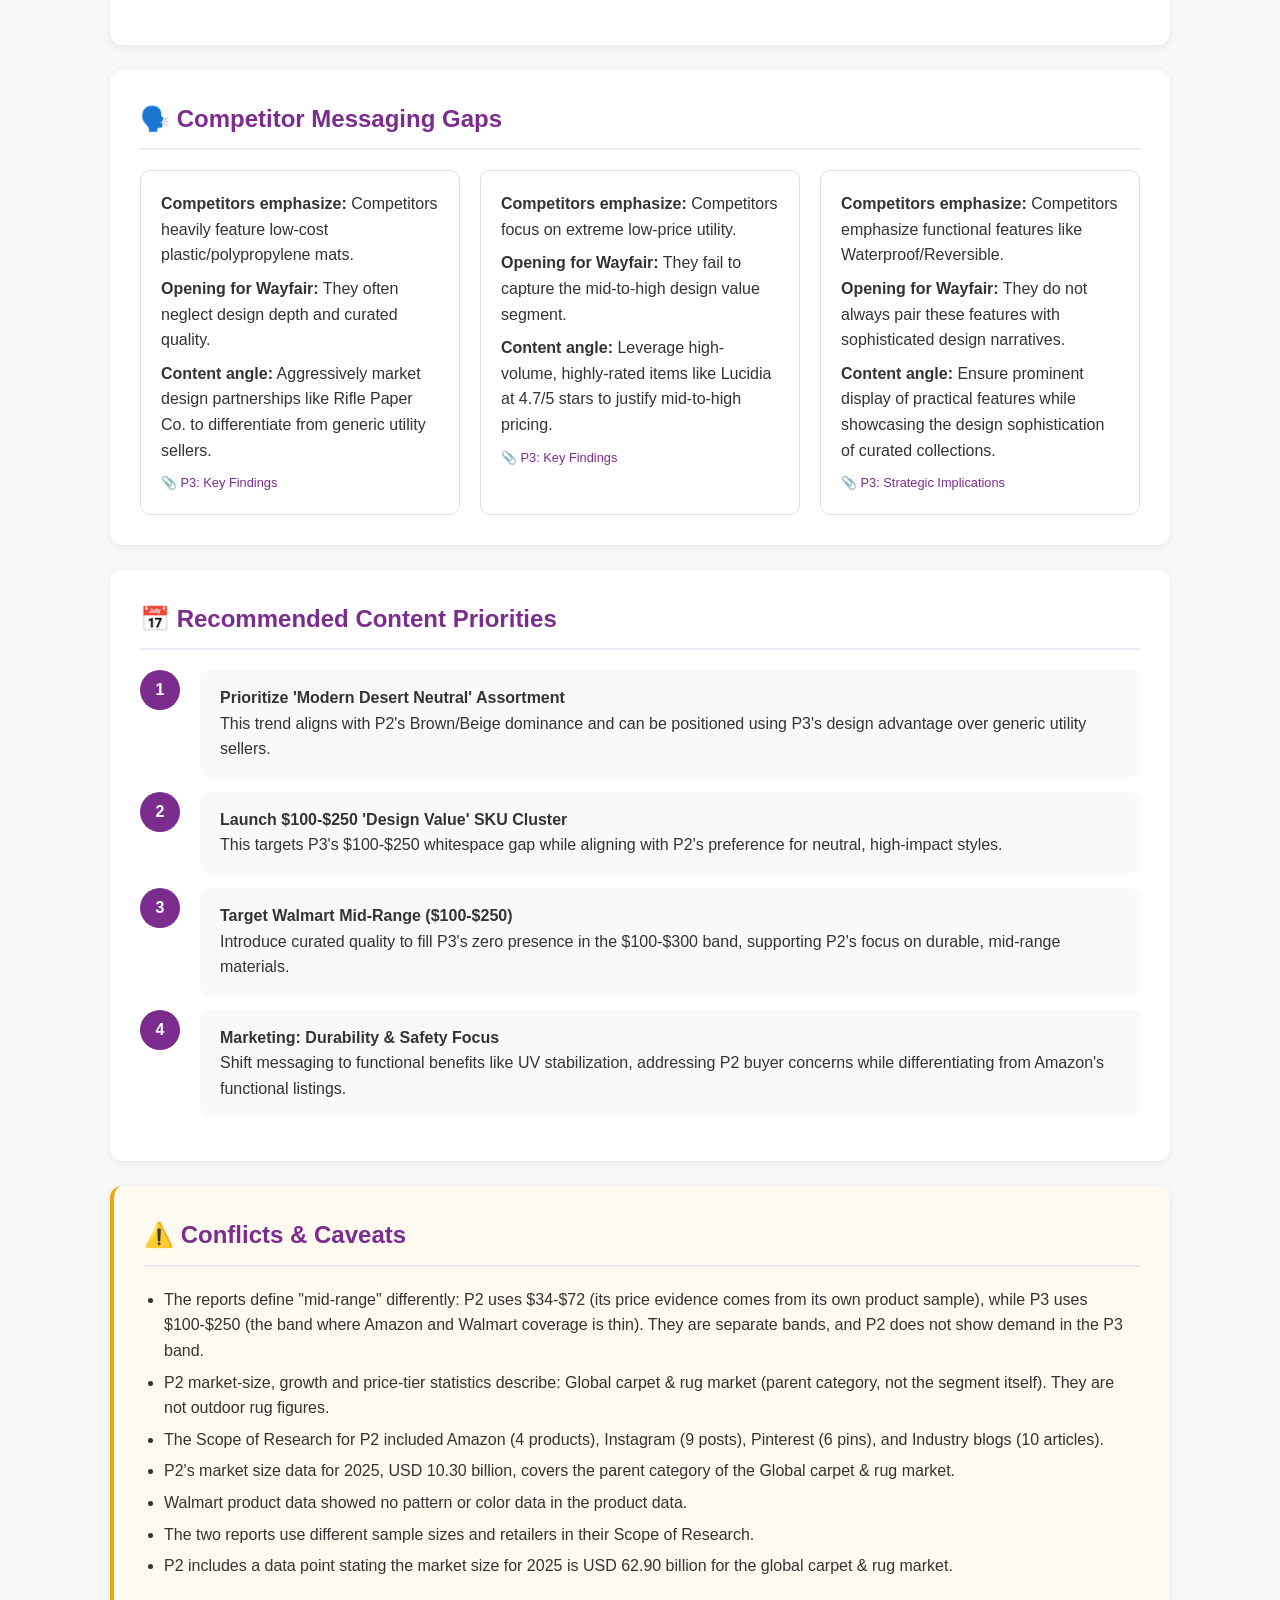
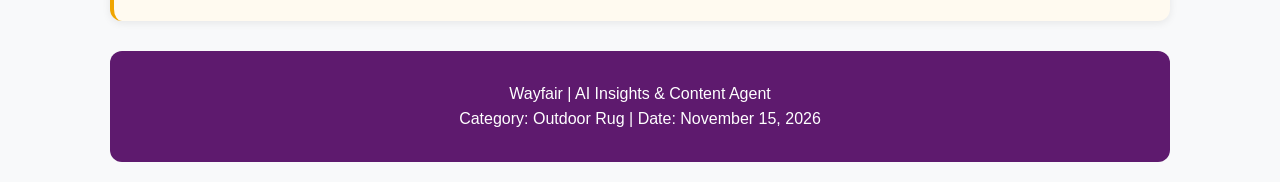
<file: AI Insights & Content Report _ Wayfair Outdoor Rug FC.html>
<!DOCTYPE html>
<html lang="en">
<head>
  <meta charset="UTF-8">
  <meta name="viewport" content="width=device-width, initial-scale=1.0">
  <title>AI Insights & Content Report | Wayfair Outdoor Rug</title>
  <style>
    * { margin: 0; padding: 0; box-sizing: border-box; }
    body { font-family: 'Segoe UI', Tahoma, Geneva, Verdana, sans-serif; line-height: 1.6; color: #333; background: #f8f9fa; }
    .container { max-width: 1100px; margin: 0 auto; padding: 20px; }
    .header { background: linear-gradient(135deg, #7B2D8E 0%, #5E1A6E 100%); color: white; padding: 40px; border-radius: 12px; margin-bottom: 30px; }
    .header h1 { font-size: 2.2em; margin-bottom: 10px; }
    .header .subtitle { font-size: 1.2em; opacity: 0.9; }
    .header .meta { margin-top: 20px; display: flex; gap: 15px; flex-wrap: wrap; }
    .header .meta-item { background: rgba(255,255,255,0.15); padding: 8px 16px; border-radius: 20px; font-size: 0.9em; }
    .section { background: white; border-radius: 12px; padding: 30px; margin-bottom: 25px; box-shadow: 0 2px 8px rgba(0,0,0,0.08); }
    .section h2 { color: #7B2D8E; font-size: 1.5em; margin-bottom: 20px; padding-bottom: 10px; border-bottom: 2px solid #f0e6f4; }
    .exec-summary { background: linear-gradient(135deg, #f8f4fa 0%, #fff 100%); border-left: 4px solid #7B2D8E; }
    .exec-summary p { font-size: 1.05em; margin-bottom: 15px; white-space: pre-line; }
    .key-insights { display: grid; grid-template-columns: repeat(auto-fit, minmax(180px, 1fr)); gap: 15px; margin-top: 20px; }
    .insight-card { background: white; border: 1px solid #e0d4e6; border-radius: 8px; padding: 20px; text-align: center; }
    .insight-card .number { font-size: 2.2em; font-weight: bold; color: #7B2D8E; }
    .insight-card .label { font-size: 0.85em; color: #666; margin-top: 5px; }
    .data-sources { display: grid; grid-template-columns: 1fr 1fr; gap: 20px; }
    .data-source-card { background: #f8f9fa; border-radius: 8px; padding: 20px; }
    .data-source-card h4 { color: #7B2D8E; margin-bottom: 12px; }
    .data-source-card ul { list-style: none; padding-left: 0; }
    .data-source-card li { padding: 8px 0; border-bottom: 1px solid #e9ecef; font-size: 0.95em; }
    .content-grid { display: grid; grid-template-columns: repeat(auto-fit, minmax(320px, 1fr)); gap: 20px; }
    .content-card { background: #fff; border: 1px solid #e0e0e0; border-radius: 10px; overflow: hidden; }
    .content-card-header { background: linear-gradient(135deg, #7B2D8E 0%, #9B4DB8 100%); color: white; padding: 15px 20px; }
    .content-card-body { padding: 20px; }
    .data-tag { display: inline-block; background: #f0e6f4; color: #7B2D8E; padding: 6px 12px; border-radius: 15px; font-size: 0.85em; margin-bottom: 10px; }
    .social-grid { display: grid; grid-template-columns: repeat(auto-fit, minmax(280px, 1fr)); gap: 15px; }
    .social-post { background: #f8f9fa; border-radius: 8px; padding: 15px; }
    .platform-badge { display: inline-block; padding: 4px 10px; border-radius: 12px; font-size: 0.75em; font-weight: 600; color: white; margin-bottom: 10px; }
    .platform-badge.ig { background: linear-gradient(45deg, #f09433, #dc2743); }
    .platform-badge.pin { background: #E60023; }
    .platform-badge.fb { background: #1877F2; }
    .platform-badge.tt { background: #000; }
    .campaign-card { background: linear-gradient(135deg, #f8f4fa 0%, #fff 100%); border: 1px solid #e0d4e6; border-radius: 10px; padding: 25px; margin-bottom: 20px; }
    .campaign-details { display: grid; grid-template-columns: repeat(auto-fit, minmax(200px, 1fr)); gap: 15px; }
    .campaign-detail { background: white; padding: 15px; border-radius: 8px; }
    .email-ideas { display: flex; flex-direction: column; gap: 10px; }
    .email-subject { display: flex; align-items: center; gap: 15px; background: #f8f9fa; padding: 15px 20px; border-radius: 8px; }
    .email-subject .open-rate { background: #e0f2e9; color: #059669; padding: 5px 12px; border-radius: 15px; font-size: 0.8em; }
    .competitive-angle { background: #f8f9fa; border-left: 4px solid #7B2D8E; padding: 20px; margin-bottom: 15px; }
    .recommendation { display: flex; gap: 20px; margin-bottom: 15px; align-items: flex-start; }
    .priority { width: 40px; height: 40px; border-radius: 50%; display: flex; align-items: center; justify-content: center; font-weight: bold; color: white; flex-shrink: 0; background: #7B2D8E; }
    .recommendation-content { flex: 1; background: #f8f9fa; padding: 15px 20px; border-radius: 8px; }
    .footer { background: #5E1A6E; color: white; padding: 30px; border-radius: 12px; text-align: center; margin-top: 30px; }
    .src-ref { font-size: 0.8em; color: #7B2D8E; margin-top: 10px; }
    .data-tag.conf-reported { background: #e0f2e9; color: #059669; }
    .data-tag.conf-inferred { background: #fff4d6; color: #9a6700; }
    .content-card-body p { margin-bottom: 8px; }
    .caveats { background: #fffaf0; border-left: 4px solid #f0a500; }
    .caveats ul { padding-left: 20px; margin-bottom: 12px; }
    .caveats li { margin-bottom: 6px; }
    .caveats h4 { margin: 12px 0 6px; color: #9a6700; }
  </style>
</head>
<body>
  <div class="container">
    <header class="header">
      <h1>AI Insights & Content Report</h1>
      <p class="subtitle">Wayfair Outdoor Rug</p>
      <div class="meta">
        <span class="meta-item">📅 November 15, 2026</span>
        <span class="meta-item">📊 4 Key Data Points</span>
        <span class="meta-item">💡 5 Content Ideas</span>
        <span class="meta-item">🎯 3 Campaigns</span>
      </div>
    </header>
    
    <section class="section exec-summary">
      <h2>📋 Executive Summary</h2>
      <p>The market strongly favors durable, neutral, and earthy textures like Sand/Beige/Brown, with Polypropylene dominating the material choice, supporting P2's $34-$72 mid-range. 
Competitor analysis shows Wayfair's advantage in design quality over Amazon's $19.88-$98.59 low-cost focus, allowing us to target the P3's $100-$250 gap.</p>
      <div class="key-insights">
  <div class="insight-card">
    <div class="number">5'x8'</div>
    <div class="label">Most common rug size, 50% of sampled products · P2: Category Deep Dive</div>
  </div>

  <div class="insight-card">
    <div class="number">Brown</div>
    <div class="label">Color distribution, 50.0% of products · P2: Product Attribute Analysis</div>
  </div>

  <div class="insight-card">
    <div class="number">4.65 / 5 stars</div>
    <div class="label">Wayfair average rating · P3: Side-by-Side Comparison</div>
  </div>

  <div class="insight-card">
    <div class="number">$43.38</div>
    <div class="label">Walmart average price · P3: Side-by-Side Comparison</div>
  </div>
</div>
    </section>
    
    <section class="section">
      <h2>📊 Data Foundation</h2>
      <p>Key insights extracted from your reports:</p>
      <div class="data-sources">
        <div class="data-source-card">
          <h4>📈 From Market Analysis (P2)</h4>
          <ul><li>The market strongly pivots toward durable, neutral, and earthy textures (Sand/Beige/Brown) supporting 'Modern Desert' and 'Coastal Relaxed' aesthetics.</li><li>Polypropylene is the dominant material at 100.0%, favored for its durability and affordability.</li><li>The 'Modern Desert Neutral' and 'Coastal Relaxed Stripe' are leading micro-segments.</li><li>Sustainability (Recycled PET) is a key driver supporting P2's $34-$72 mid-range pricing.</li></ul>
        </div>
        <div class="data-source-card">
          <h4>🔍 From Competitor Analysis (P3)</h4>
          <ul><li>Wayfair maintains an advantage in perceived quality and design sophistication over Amazon and Walmart.</li><li>Wayfair spans high-end ($248.99) to budget ($31.99), while Amazon and Walmart are skewed toward low-cost plastic/polypropylene mats ($19.88 - $98.59).</li><li>Wayfair boasts the highest average rating (4.65 / 5 stars) in sampled products.</li><li>There is a significant whitespace opportunity in the $100-$250 range, where competitors have little presence.</li></ul>
        </div>
      </div>
    </section>
    
    
    <section class="section">
      <h2>💲 Price & Whitespace Opportunities</h2>
      <div class="content-grid">
        <div class="content-card"><div class="content-card-body">
          
          <p><strong>Opportunity:</strong> Increase SKU depth in the $100-$250 range on Amazon and Walmart.</p><p><strong>Price band:</strong> P3: $100-$250</p><p><strong>Evidence:</strong> Wayfair has 4 products in this range while Amazon has 1 and Walmart has 0.</p><p><strong>Content angle:</strong> Focus on high-review, design-focused items to challenge low-tier price wars.</p>
          <div class="src-ref">📎 P3: Whitespace Analysis</div>
        </div></div>
        <div class="content-card"><div class="content-card-body">
          
          <p><strong>Opportunity:</strong> Introduce high-quality rugs above $300 to capture high AOV.</p><p><strong>Price band:</strong> P3: $300+</p><p><strong>Evidence:</strong> All three major retailers currently show zero competition in the premium segment.</p><p><strong>Content angle:</strong> Develop a distinct, high-quality collection to cement high-end design positioning.</p>
          <div class="src-ref">📎 P3: Whitespace Analysis</div>
        </div></div>
        <div class="content-card"><div class="content-card-body">
          
          <p><strong>Opportunity:</strong> Target Walmart's zero presence in the $100-$300 band.</p><p><strong>Price band:</strong> P3: $100-$300</p><p><strong>Evidence:</strong> Walmart has zero products in the $100-$300 band, while Wayfair has 6 products in the mid-range.</p><p><strong>Content angle:</strong> Introduce curated, high-design items to elevate Walmart's offering beyond utility mats.</p>
          <div class="src-ref">📎 P3: Whitespace Analysis</div>
        </div></div>
      </div>
    </section>
    
    <section class="section">
      <h2>📈 Trend Outlook</h2>
      <div class="content-grid">
        <div class="content-card"><div class="content-card-body">
          <div class="data-tag conf-reported">Reported</div>
          <p><strong>Trend:</strong> Modern Desert Neutral aesthetic</p><p><strong>Evidence:</strong> The market is strongly pivoting toward durable, neutral, and earthy textures like Sand/Beige/Brown.</p><p><strong>What to publish:</strong> Prioritize inventory and marketing spend on Beige/Sand/Brown flatweave options.</p>
          <div class="src-ref">📎 P2: Trending Micro-Segments</div>
        </div></div>
        <div class="content-card"><div class="content-card-body">
          <div class="data-tag conf-reported">Reported</div>
          <p><strong>Trend:</strong> Sustainability via Recycled PET</p><p><strong>Evidence:</strong> Sustainability is a key driver, with eco-friendly and recycled materials accounting for 30% of new product launches.</p><p><strong>What to publish:</strong> Integrate certified recycled content to appeal to eco-conscious buyers.</p>
          <div class="src-ref">📎 P2: Market Data &amp; Forecasts</div>
        </div></div>
        <div class="content-card"><div class="content-card-body">
          <div class="data-tag conf-reported">Reported</div>
          <p><strong>Trend:</strong> 5'x8' size demand</p><p><strong>Evidence:</strong> The 5'x8' size is the most common purchase dimension, accounting for 50.0% of product analysis.</p><p><strong>What to publish:</strong> Create landing pages featuring 5'x8' Brown/Beige Polypropylene rugs under $50.</p>
          <div class="src-ref">📎 P2: Product Attribute Analysis</div>
        </div></div>
      </div>
    </section>
    
    <section class="section">
      <h2>🛒 Buyer Decision Factors</h2>
      <div class="content-grid">
        <div class="content-card"><div class="content-card-body">
          
          <p><strong>Factor:</strong> UV &amp; Fade Resistance</p><p><strong>Why it matters:</strong> This is critical for sun exposure, ensuring excellent longevity against sun exposure.</p><p><strong>Content angle:</strong> Update product descriptions to explicitly mention UV stabilization and quick-drying capabilities.</p>
          <div class="src-ref">📎 P2: Buyer Profile</div>
        </div></div>
        <div class="content-card"><div class="content-card-body">
          
          <p><strong>Factor:</strong> Water &amp; Moisture Resistance</p><p><strong>Why it matters:</strong> Buyers seek pieces that are quick-drying and durable against elements like moisture.</p><p><strong>Content angle:</strong> Target homeowners by emphasizing Polypropylene's traffic durability and quick-drying properties.</p>
          <div class="src-ref">📎 P2: Buyer Profile</div>
        </div></div>
        <div class="content-card"><div class="content-card-body">
          
          <p><strong>Factor:</strong> Material suitability</p><p><strong>Why it matters:</strong> Polypropylene is dominant due to being highly durable, water-resistant, and affordable.</p><p><strong>Content angle:</strong> Market the total cost of ownership by highlighting low maintenance and long lifespan of Polypropylene.</p>
          <div class="src-ref">📎 P2: Category Deep Dive</div>
        </div></div>
      </div>
    </section>
    
    <section class="section">
      <h2>💡 Content Ideas</h2>
      <div class="content-grid">
  <div class="content-card">
    <div class="content-card-header">
      <div class="type">Blog Guide</div>
      <h4>Designing with Modern Desert Neutral Rugs</h4>
    </div>
    <div class="content-card-body">
      <p>Learn how to anchor your patio using Sand/Beige/Brown flatweave options for a sophisticated, relaxed aesthetic.</p>
      <div class="data-tag">📊 P2: Trending Micro-Segments + P3: Executive Summary</div>
      <div class="keywords"><span class="keyword">Modern Desert Neutral</span><span class="keyword">Beige outdoor rug</span></div>
    </div>
  </div>
  <div class="content-card">
    <div class="content-card-header">
      <div class="type">Buying Guide</div>
      <h4>Durability Matters: Choosing UV-Resistant Outdoor Rugs</h4>
    </div>
    <div class="content-card-body">
      <p>We guide you on selecting weather-resistant materials like Polypropylene to ensure long-lasting outdoor comfort.</p>
      <div class="data-tag">📊 P2: Buyer Profile + P3: Side-by-Side Comparison</div>
      <div class="keywords"><span class="keyword">UV resistant rug</span><span class="keyword">Polypropylene outdoor rug</span></div>
    </div>
  </div>
  <div class="content-card">
    <div class="content-card-header">
      <div class="type">Landing Page</div>
      <h4>Design Value Outdoor Rugs: $100-$250 Collection</h4>
    </div>
    <div class="content-card-body">
      <p>Explore curated, high-design rugs that fill the competitive gap in the $100-$250 range.</p>
      <div class="data-tag">📊 P2: Trending Micro-Segments + P3: Whitespace Analysis</div>
      <div class="keywords"><span class="keyword">designer outdoor rug</span><span class="keyword">mid-range patio rug</span></div>
    </div>
  </div>
  <div class="content-card">
    <div class="content-card-header">
      <div class="type">Blog Guide</div>
      <h4>Quick Wins: 5'x8' Brown Polypropylene Rugs Under $50</h4>
    </div>
    <div class="content-card-body">
      <p>A guide to capturing high volume with versatile, budget-friendly 5'x8' Brown Polypropylene options.</p>
      <div class="data-tag">📊 P2: Demand Signals &amp; Recommendations</div>
      <div class="keywords"><span class="keyword">5'x8' outdoor rug</span><span class="keyword">budget patio rug</span></div>
    </div>
  </div>
  <div class="content-card">
    <div class="content-card-header">
      <div class="type">Email Series</div>
      <h4>The Premium Patio: Entering the $300+ Segment</h4>
    </div>
    <div class="content-card-body">
      <p>Discover how to elevate your outdoor space with high-quality collections above $300, a segment currently ignored by competitors.</p>
      <div class="data-tag">📊 P3: Whitespace Analysis</div>
      <div class="keywords"><span class="keyword">premium outdoor rug</span><span class="keyword">high AOV patio</span></div>
    </div>
  </div></div>
    </section>
    
    <section class="section">
      <h2>📱 Social Media Captions</h2>
      <div class="social-grid">
  <div class="social-post">
    <div class="platform-badge ig">Instagram</div>
    <p>Cozy up to the 'Modern Desert Neutral' vibe; our Sand/Beige/Brown rugs bring effortless, grounded style to any patio.</p>
    <div class="hashtags">#CoastalRelaxed #OutdoorLiving</div>
  </div>

  <div class="social-post">
    <div class="platform-badge ig">Instagram</div>
    <p>Durability meets design—our high-rated rugs ensure your outdoor space stays beautiful, season after season.</p>
    <div class="hashtags">#WayfairStyle #PatioDecor</div>
  </div>

  <div class="social-post">
    <div class="platform-badge ig">Instagram</div>
    <p>Find your perfect fit: 5'x8' is the most common size, perfect for balconies and small patios.</p>
    <div class="hashtags">#SmallPatio #OutdoorRug</div>
  </div>

  <div class="social-post">
    <div class="platform-badge pin">Pinterest</div>
    <p><strong>Natural-Look Braided Rug in Honey Brown/Tan</strong></p>
    <p>Perfect for patio season, capturing the 'Modern Desert Neutral' aesthetic.</p>
  </div>

  <div class="social-post">
    <div class="platform-badge pin">Pinterest</div>
    <p><strong>Neutral Beige Flatweave for Poolside</strong></p>
    <p>A durable, weather-resistant option in neutral beige, taupe, and grey stripe variations.</p>
  </div>

  <div class="social-post">
    <div class="platform-badge fb">Facebook</div>
    <p>Ready to transform your patio? We focus on durable, weather-resistant materials like Polypropylene, ensuring your outdoor room is both beautiful and practical.</p>
  </div>

  <div class="social-post">
    <div class="platform-badge tt">TikTok</div>
    <p><strong>Hook:</strong> Stop buying flimsy plastic mats!</p>
    <p>Showcase Polypropylene durability vs. low-cost utility mats, emphasizing UV resistance and quick-drying benefits.</p>
  </div>
</div>
    </section>
    
    <section class="section">
      <h2>🎯 Campaign Concepts</h2>
      
  <div class="campaign-card">
    <h4>Campaign: "Design Value Mid-Range Launch"</h4>
    <div class="tagline">"Design Depth, Not Just Low Cost"</div>
    <p>Aggressively challenge Amazon's low-tier dominance by increasing SKU depth in the $100-$250 range with high-review, design-focused items.</p>
    <div class="campaign-details">
    <div class="campaign-detail">
      <h5>Content Pillars</h5>
      <p>Design Partnerships, Neutral Aesthetics</p>
    </div>
  
    <div class="campaign-detail">
      <h5>Format</h5>
      <p>Landing Page, Social Ads</p>
    </div>
  
    <div class="campaign-detail">
      <h5>Competitive Angle</h5>
      <p>Amazon is under-indexed in the $100-$250 bracket</p>
    </div>
  
    <div class="campaign-detail">
      <h5>Seo Opportunity</h5>
      <p>mid-range patio rug</p>
    </div>
  </div>
  </div>
  <div class="campaign-card">
    <h4>Campaign: "Walmart Elevation Initiative"</h4>
    <div class="tagline">"Beyond Budget Utility"</div>
    <p>Introduce curated, high-design rugs priced between $100-$250 to fill Walmart's zero presence in this segment.</p>
    <div class="campaign-details">
    <div class="campaign-detail">
      <h5>Content Pillars</h5>
      <p>Quality, Design Sophistication</p>
    </div>
  
    <div class="campaign-detail">
      <h5>Format</h5>
      <p>Targeted Ads, Product Listings</p>
    </div>
  
    <div class="campaign-detail">
      <h5>Competitive Angle</h5>
      <p>Walmart relies on extreme low-price utility (Mainstays, SIXHOME)</p>
    </div>
  
    <div class="campaign-detail">
      <h5>Seo Opportunity</h5>
      <p>curated outdoor rug</p>
    </div>
  </div>
  </div>
  <div class="campaign-card">
    <h4>Campaign: "Premium Segment Leadership"</h4>
    <div class="tagline">"Elevate Beyond $248.99"</div>
    <p>Develop and launch a distinct, high-quality collection above $300 to exploit the zero-competition gap across all retailers.</p>
    <div class="campaign-details">
    <div class="campaign-detail">
      <h5>Content Pillars</h5>
      <p>High AOV, Premium Materials</p>
    </div>
  
    <div class="campaign-detail">
      <h5>Format</h5>
      <p>Email Series, High-End Visuals</p>
    </div>
  
    <div class="campaign-detail">
      <h5>Competitive Angle</h5>
      <p>All retailers are notably absent in the premium ($300+) category</p>
    </div>
  
    <div class="campaign-detail">
      <h5>Seo Opportunity</h5>
      <p>premium outdoor rug</p>
    </div>
  </div>
  </div>
    </section>
    
    <section class="section">
      <h2>📧 Email Subject Lines</h2>
      <div class="email-ideas">
  <div class="email-subject">
    <span class="icon">🌿</span>
    <span class="subject-text">Your guide to durable, neutral outdoor rugs</span>
    
  </div>
  <div class="email-subject">
    <span class="icon">✨</span>
    <span class="subject-text">Discover design value in the $100-$250 range</span>
    
  </div>
  <div class="email-subject">
    <span class="icon">☀️</span>
    <span class="subject-text">UV-resistant rugs for year-round comfort</span>
    
  </div>
  <div class="email-subject">
    <span class="icon">🏡</span>
    <span class="subject-text">Anchor your space with 5'x8' Brown/Beige neutrals</span>
    
  </div>
  <div class="email-subject">
    <span class="icon">💎</span>
    <span class="subject-text">Ready to explore premium rugs above $300?</span>
    
  </div>
  <div class="email-subject">
    <span class="icon">✅</span>
    <span class="subject-text">Expert tips for outdoor rug placement and drainage</span>
    
  </div></div>
    </section>
    
    <section class="section">
      <h2>⚔️ Competitive Content Angles</h2>
      
  <div class="competitive-angle">
    <h4>Angle: "Design Sophistication"</h4>
    <p><strong>Competitor Gap:</strong> Amazon and Walmart are heavily skewed toward low-cost plastic/polypropylene mats ($19.88 - $98.59).</p>
    <p><strong>Wayfair Opportunity:</strong> Aggressively market design partnerships (e.g., Rifle Paper Co.) to justify the 4.65 / 5 stars and higher average price.</p>
  </div>

  <div class="competitive-angle">
    <h4>Angle: "Mid-Range Value Capture"</h4>
    <p><strong>Competitor Gap:</strong> Competitors have little presence in the $100-$250 range.</p>
    <p><strong>Wayfair Opportunity:</strong> Launch $100-$250 'Design Value' SKU Clusters to defend against Amazon's price wars by emphasizing quality.</p>
  </div>

  <div class="competitive-angle">
    <h4>Angle: "High Customer Confidence"</h4>
    <p><strong>Competitor Gap:</strong> Amazon averages 4.43 / 5 stars across 10 rated products.</p>
    <p><strong>Wayfair Opportunity:</strong> Leverage Wayfair's 4.65 / 5 stars to build trust and justify quality over purely utility features.</p>
  </div>

    </section>
    
    
    <section class="section">
      <h2>🗣️ Competitor Messaging Gaps</h2>
      <div class="content-grid">
        <div class="content-card"><div class="content-card-body">
          
          <p><strong>Competitors emphasize:</strong> Competitors heavily feature low-cost plastic/polypropylene mats.</p><p><strong>Opening for Wayfair:</strong> They often neglect design depth and curated quality.</p><p><strong>Content angle:</strong> Aggressively market design partnerships like Rifle Paper Co. to differentiate from generic utility sellers.</p>
          <div class="src-ref">📎 P3: Key Findings</div>
        </div></div>
        <div class="content-card"><div class="content-card-body">
          
          <p><strong>Competitors emphasize:</strong> Competitors focus on extreme low-price utility.</p><p><strong>Opening for Wayfair:</strong> They fail to capture the mid-to-high design value segment.</p><p><strong>Content angle:</strong> Leverage high-volume, highly-rated items like Lucidia at 4.7/5 stars to justify mid-to-high pricing.</p>
          <div class="src-ref">📎 P3: Key Findings</div>
        </div></div>
        <div class="content-card"><div class="content-card-body">
          
          <p><strong>Competitors emphasize:</strong> Competitors emphasize functional features like Waterproof/Reversible.</p><p><strong>Opening for Wayfair:</strong> They do not always pair these features with sophisticated design narratives.</p><p><strong>Content angle:</strong> Ensure prominent display of practical features while showcasing the design sophistication of curated collections.</p>
          <div class="src-ref">📎 P3: Strategic Implications</div>
        </div></div>
      </div>
    </section>
    
    <section class="section">
      <h2>📅 Recommended Content Priorities</h2>
      
  <div class="recommendation">
    <div class="priority high">1</div>
    <div class="recommendation-content">
      <h4>Prioritize 'Modern Desert Neutral' Assortment</h4>
      <p>This trend aligns with P2's Brown/Beige dominance and can be positioned using P3's design advantage over generic utility sellers.</p>
    </div>
  </div>
  <div class="recommendation">
    <div class="priority high">2</div>
    <div class="recommendation-content">
      <h4>Launch $100-$250 'Design Value' SKU Cluster</h4>
      <p>This targets P3's $100-$250 whitespace gap while aligning with P2's preference for neutral, high-impact styles.</p>
    </div>
  </div>
  <div class="recommendation">
    <div class="priority medium">3</div>
    <div class="recommendation-content">
      <h4>Target Walmart Mid-Range ($100-$250)</h4>
      <p>Introduce curated quality to fill P3's zero presence in the $100-$300 band, supporting P2's focus on durable, mid-range materials.</p>
    </div>
  </div>
  <div class="recommendation">
    <div class="priority medium">4</div>
    <div class="recommendation-content">
      <h4>Marketing: Durability &amp; Safety Focus</h4>
      <p>Shift messaging to functional benefits like UV stabilization, addressing P2 buyer concerns while differentiating from Amazon's functional listings.</p>
    </div>
  </div>
    </section>
    
    
    <section class="section caveats">
      <h2>⚠️ Conflicts & Caveats</h2>
      <ul><li>The reports define "mid-range" differently: P2 uses $34-$72 (its price evidence comes from its own product sample), while P3 uses $100-$250 (the band where Amazon and Walmart coverage is thin). They are separate bands, and P2 does not show demand in the P3 band.</li><li>P2 market-size, growth and price-tier statistics describe: Global carpet &amp; rug market (parent category, not the segment itself). They are not outdoor rug figures.</li><li>The Scope of Research for P2 included Amazon (4 products), Instagram (9 posts), Pinterest (6 pins), and Industry blogs (10 articles).</li><li>P2's market size data for 2025, USD 10.30 billion, covers the parent category of the Global carpet &amp; rug market.</li><li>Walmart product data showed no pattern or color data in the product data.</li><li>The two reports use different sample sizes and retailers in their Scope of Research.</li><li>P2 includes a data point stating the market size for 2025 is USD 62.90 billion for the global carpet &amp; rug market.</li></ul>
      
    </section>
    
    <footer class="footer">
      <div class="logo">Wayfair | AI Insights & Content Agent</div>
      <p>Category: Outdoor Rug | Date: November 15, 2026</p>
    </footer>
  </div>
</body>
</html>
</file>
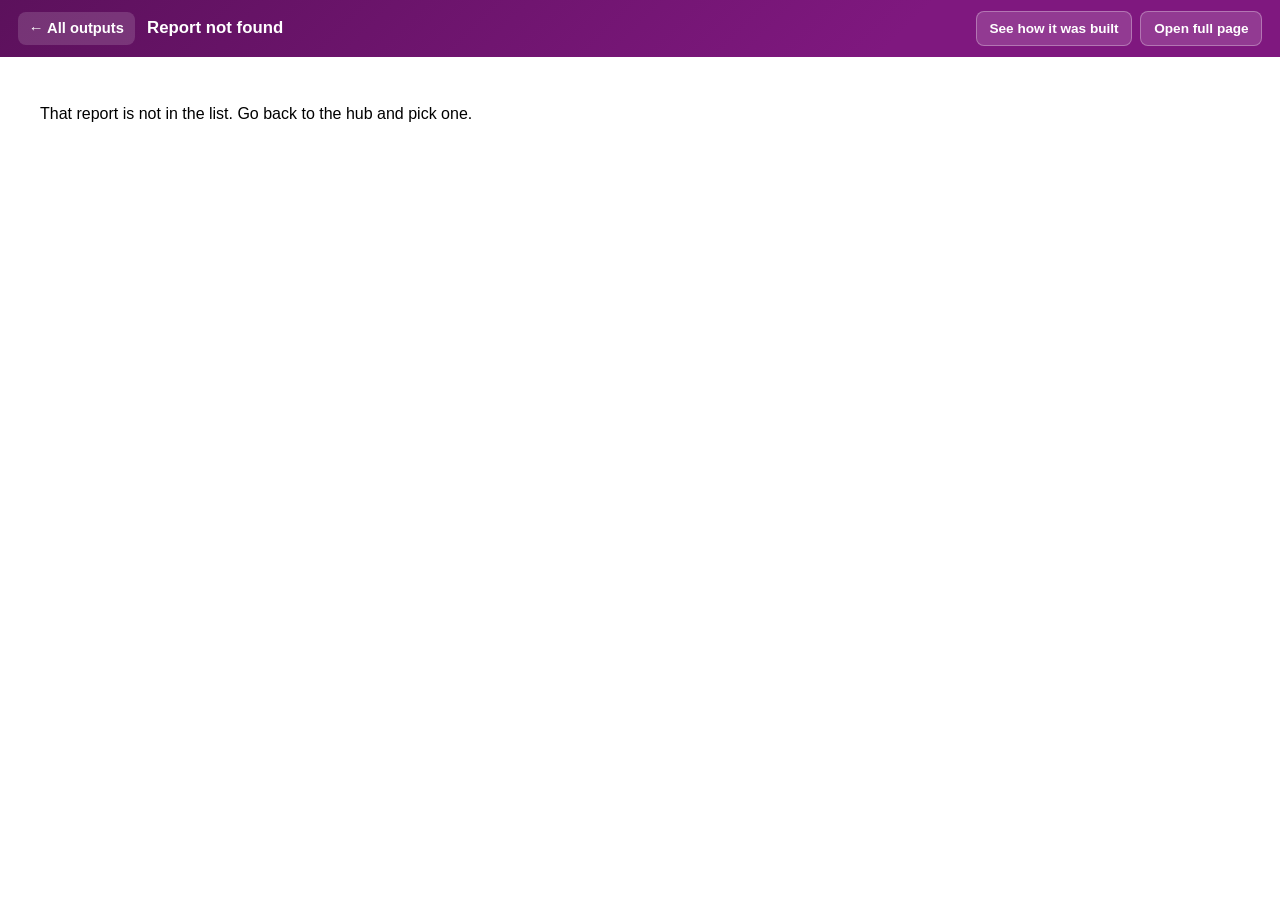
<file: report.html>
<!DOCTYPE html>
<html lang="en">
<head>
<meta charset="UTF-8">
<meta name="viewport" content="width=device-width, initial-scale=1.0">
<title>Report | WF-trendCompAgent</title>
<link rel="stylesheet" href="style.css">
</head>
<body class="viewer">
<div class="topbar">
  <a class="back" href="index.html">&larr; All outputs</a>
  <h1 id="title">Loading…</h1>
  <div class="actions">
    <a class="btn" id="wfLink" href="#" hidden>See how it was built</a>
    <a class="btn" id="openLink" href="#" target="_blank" rel="noopener" hidden>Open full page</a>
  </div>
</div>
<iframe class="frame" id="frame" title="Report"></iframe>
<script src="data.js"></script>
<script>
const item = HUB.find(new URLSearchParams(location.search).get('id'));
if (!item || !HUB.reports.includes(item)) {
  document.getElementById('title').textContent = 'Report not found';
  document.getElementById('frame').srcdoc = '<p style="font-family:sans-serif;padding:2rem">That report is not in the list. Go back to the hub and pick one.</p>';
} else {
  document.title = item.title + ' | WF-trendCompAgent';
  document.getElementById('title').textContent = item.title;
  document.getElementById('frame').src = item.file;
  const open = document.getElementById('openLink'); open.href = item.file; open.hidden = false;
  if (item.related && HUB.find(item.related)) {
    const w = document.getElementById('wfLink'); w.href = 'workflow.html?id=' + encodeURIComponent(item.related); w.hidden = false;
  }
}
</script>
</body>
</html>
</file>
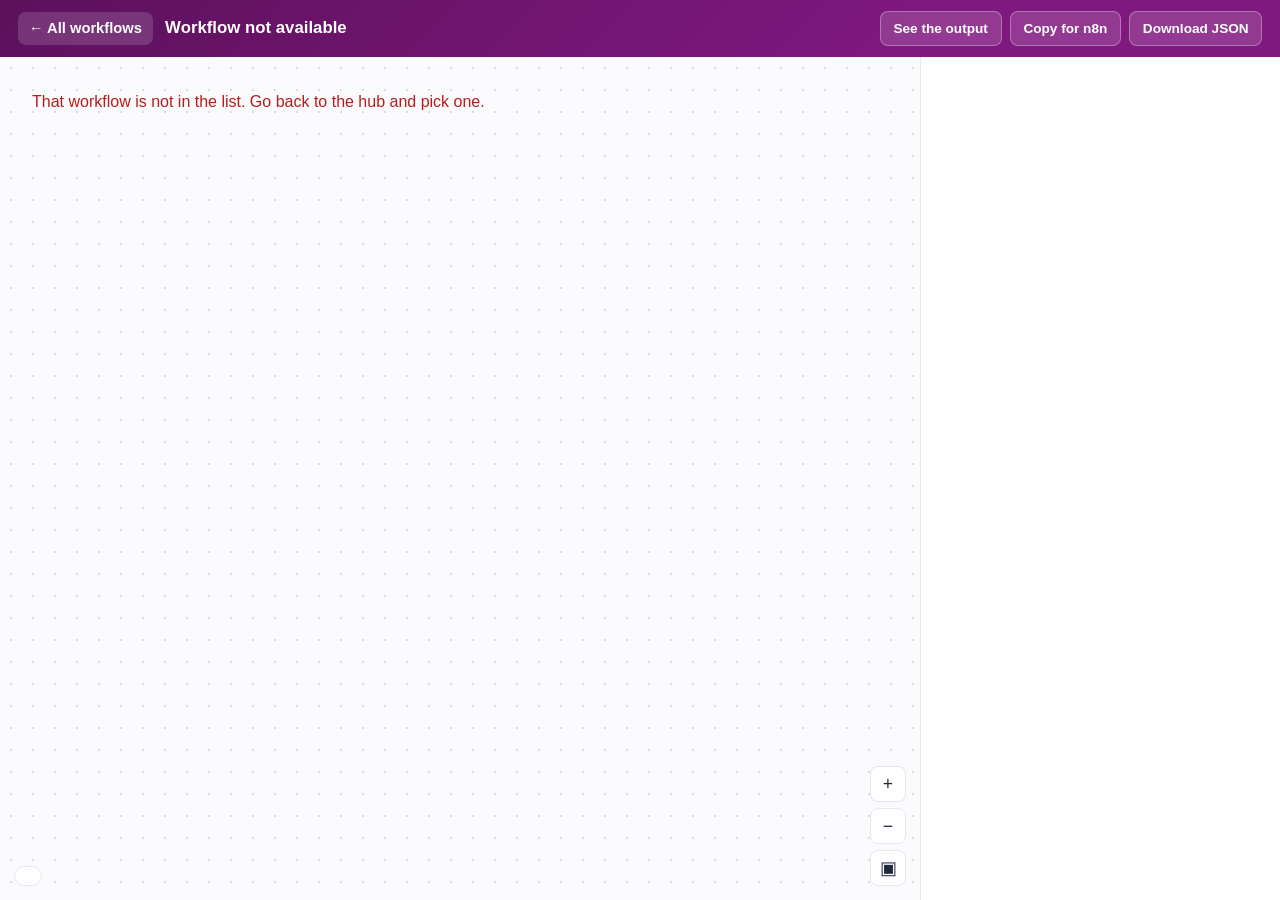
<file: workflow.html>
<!DOCTYPE html>
<html lang="en">
<head>
<meta charset="UTF-8">
<meta name="viewport" content="width=device-width, initial-scale=1.0">
<title>Workflow | WF-trendCompAgent</title>
<link rel="stylesheet" href="style.css">
</head>
<body class="viewer">
<div class="topbar">
  <a class="back" href="index.html">&larr; All workflows</a>
  <h1 id="title">Loading…</h1>
  <div class="actions">
    <a class="btn" id="outLink" href="#" hidden>See the output</a>
    <button class="btn" id="copyBtn" type="button" hidden>Copy for n8n</button>
    <a class="btn" id="dlLink" href="#" download hidden>Download JSON</a>
  </div>
</div>

<div class="wf-body">
  <div class="canvas" id="canvas">
    <div id="svgHost" class="svg-host"></div>
    <div class="legend" id="legend"></div>
    <div class="zoom">
      <button type="button" id="zin" aria-label="Zoom in">+</button>
      <button type="button" id="zout" aria-label="Zoom out">&minus;</button>
      <button type="button" id="zfit" aria-label="Fit to screen" title="Fit to screen">&#9635;</button>
    </div>
  </div>
  <aside class="panel" id="panel"><p class="hint">Loading workflow…</p></aside>
</div>

<script src="data.js"></script>
<script src="workflow-render.js"></script>
<script>
const item = HUB.find(new URLSearchParams(location.search).get('id'));
const $ = id => document.getElementById(id);
const SECRET = /(api[-_ ]?key|token|secret|password|authorization|bearer)/i;
let wf = null, view = null, home = null;

function fail(msg) { $('title').textContent = 'Workflow not available'; $('svgHost').innerHTML = '<p class="error"></p>'; $('svgHost').firstChild.textContent = msg; $('panel').innerHTML = ''; }

if (!item || !HUB.workflows.includes(item)) {
  fail('That workflow is not in the list. Go back to the hub and pick one.');
} else {
  document.title = item.title + ' | WF-trendCompAgent';
  $('title').textContent = item.title;
  $('dlLink').href = item.file; $('dlLink').hidden = false;
  if (item.related && HUB.find(item.related)) { $('outLink').href = 'report.html?id=' + encodeURIComponent(item.related); $('outLink').hidden = false; }
  fetch(item.file).then(r => { if (!r.ok) throw new Error('HTTP ' + r.status); return r.text(); })
    .then(txt => { wf = JSON.parse(txt); init(txt); })
    .catch(e => fail('Could not load ' + item.file + ' (' + e.message + '). If you opened this page by double-clicking the file, run a local server instead: python -m http.server'));
}

function init(rawText) {
  const out = WFRender.build(wf);
  $('svgHost').innerHTML = out.svg;
  const svg = $('svgHost').firstChild;
  svg.setAttribute('width', '100%'); svg.setAttribute('height', '100%');
  home = out.viewBox; view = Object.assign({}, home);
  $('legend').innerHTML = out.categoriesUsed.map(c => '<span><i style="background:' + WFRender.COLORS[c] + '"></i>' + WFRender.LABELS[c] + '</span>').join('');
  fitView();
  showSummary(out);

  $('copyBtn').hidden = false;
  $('copyBtn').onclick = () => navigator.clipboard.writeText(rawText).then(() => { $('copyBtn').textContent = 'Copied. Paste into n8n'; setTimeout(() => $('copyBtn').textContent = 'Copy for n8n', 2500); });

  // select a node
  const canvas = $('canvas');
  const pick = el => {
    const g = el.closest && el.closest('.node'); if (!g) return;
    canvas.querySelectorAll('.node.selected').forEach(n => n.classList.remove('selected'));
    g.classList.add('selected');
    showNode(g.dataset.name);
  };
  canvas.addEventListener('click', e => { if (!moved) pick(e.target); });
  canvas.addEventListener('keydown', e => { if (e.key === 'Enter' || e.key === ' ') { e.preventDefault(); pick(e.target); } });

  // pan + zoom
  let drag = null, moved = false;
  const scale = () => Math.min(canvas.clientWidth / view.w, canvas.clientHeight / view.h);
  canvas.addEventListener('pointerdown', e => { drag = { x: e.clientX, y: e.clientY, vx: view.x, vy: view.y }; moved = false; });
  window.addEventListener('pointermove', e => {
    if (!drag) return;
    const dx = e.clientX - drag.x, dy = e.clientY - drag.y;
    if (Math.abs(dx) + Math.abs(dy) > 4) { moved = true; canvas.classList.add('dragging'); }
    const s = scale(); view.x = drag.vx - dx / s; view.y = drag.vy - dy / s; setView();
  });
  window.addEventListener('pointerup', () => { drag = null; canvas.classList.remove('dragging'); setTimeout(() => moved = false, 0); });
  canvas.addEventListener('wheel', e => { e.preventDefault(); zoomAt(e.deltaY < 0 ? 1.15 : 1 / 1.15, e.clientX, e.clientY); }, { passive: false });
  $('zin').onclick = () => zoomAt(1.3); $('zout').onclick = () => zoomAt(1 / 1.3); $('zfit').onclick = fitView;
  window.addEventListener('resize', setView);
}

function setView() { $('svgHost').firstChild.setAttribute('viewBox', [view.x, view.y, view.w, view.h].join(' ')); }
function zoomAt(f, cx, cy) {
  const r = $('canvas').getBoundingClientRect(), s = Math.min(r.width / view.w, r.height / view.h);
  // keep the point under the cursor (or the centre) fixed
  const px = (cx === undefined ? r.left + r.width / 2 : cx), py = (cy === undefined ? r.top + r.height / 2 : cy);
  const ox = (r.width - view.w * s) / 2, oy = (r.height - view.h * s) / 2;
  const wx = view.x + (px - r.left - ox) / s, wy = view.y + (py - r.top - oy) / s;
  view.w /= f; view.h /= f;
  const s2 = Math.min(r.width / view.w, r.height / view.h), ox2 = (r.width - view.w * s2) / 2, oy2 = (r.height - view.h * s2) / 2;
  view.x = wx - (px - r.left - ox2) / s2; view.y = wy - (py - r.top - oy2) / s2; setView();
}
function fitView() {
  const r = $('canvas').getBoundingClientRect();
  const fit = Math.min(r.width / home.w, r.height / home.h);
  view = Object.assign({}, home);
  if (fit < 0.45) {            // very wide flows: start at a readable size on the left instead of a tiny full view
    const s = 0.8; view.w = r.width / s; view.h = r.height / s; view.y = home.y + home.h / 2 - view.h / 2;
  }
  setView();
}

function el(tag, text, cls) { const e = document.createElement(tag); if (text !== undefined) e.textContent = text; if (cls) e.className = cls; return e; }
function redact(v, key) {
  if (SECRET.test(key || '') && typeof v === 'string' && v) return '••• hidden •••';
  if (Array.isArray(v)) return v.map(x => redact(x, key));
  if (v && typeof v === 'object') { const o = {}; Object.keys(v).forEach(k => o[k] = redact(v[k], k)); return o; }
  if (typeof v === 'string' && /^(sk-|Bearer\s)/.test(v)) return '••• hidden •••';
  return v;
}
function showSummary(out) {
  const p = $('panel'); p.innerHTML = '';
  p.appendChild(el('h2', item.title));
  p.appendChild(el('p', item.description, 'type'));
  const stats = el('div', undefined, 'stats');
  stats.appendChild(el('span', out.count + ' nodes', 'stat'));
  const conns = Object.values(wf.connections || {}).reduce((n, o) => n + Object.values(o).reduce((m, a) => m + a.reduce((k, x) => k + (x || []).length, 0), 0), 0);
  stats.appendChild(el('span', conns + ' connections', 'stat'));
  p.appendChild(stats);
  p.appendChild(el('p', 'Click any node to see its settings and code. Drag to move around, scroll to zoom.', 'hint'));
}
function showNode(name) {
  const n = (wf.nodes || []).find(x => x.name === name); if (!n) return;
  const p = $('panel'); p.innerHTML = '';
  p.appendChild(el('h2', n.name));
  p.appendChild(el('p', n.type + (n.typeVersion ? '  v' + n.typeVersion : ''), 'type'));
  if (n.notes) { p.appendChild(el('h4', 'Notes')); p.appendChild(el('p', n.notes, 'hint')); }
  const params = redact(n.parameters || {});
  Object.keys(params).forEach(k => {
    const v = params[k];
    p.appendChild(el('h4', k));
    let text = typeof v === 'string' ? v : JSON.stringify(v, null, 2);
    if (text.length > 20000) text = text.slice(0, 20000) + '\n… (shortened. Download the JSON for the full text)';
    p.appendChild(el('pre', text));
  });
  if (!Object.keys(params).length) p.appendChild(el('p', 'No settings on this node.', 'hint'));
  const back = el('button', 'Back to overview', 'tab'); back.style.marginTop = '1rem'; back.onclick = () => { $('canvas').querySelectorAll('.node.selected').forEach(x => x.classList.remove('selected')); showSummary(WFRender.build(wf)); };
  p.appendChild(back);
}
</script>
</body>
</html>
</file>
<file: style.css>
:root {
  --bg: #f6f7fb; --surface: #ffffff; --text: #1e293b; --muted: #64748b;
  --primary: #7f187f; --primary-light: #f5ebf5;
  --secondary: #00857a; --secondary-light: #e6f4f2;
  --indigo: #4338ca; --indigo-light: #eef2ff;
  --border: #e2e8f0;
}
* { box-sizing: border-box; margin: 0; padding: 0; }
body { font-family: -apple-system, BlinkMacSystemFont, "Segoe UI", Roboto, Helvetica, Arial, sans-serif; background: var(--bg); color: var(--text); line-height: 1.6; min-height: 100vh; }
a { color: inherit; }
:focus-visible { outline: 3px solid var(--secondary); outline-offset: 2px; }

/* Hub header */
.hero { background: linear-gradient(135deg, #5c115c 0%, #7f187f 60%, #006b62 100%); color: #fff; padding: 3.5rem 1.5rem 4.5rem; text-align: center; }
.hero-inner { max-width: 960px; margin: 0 auto; }
.eyebrow { display: inline-block; background: rgba(255,255,255,.15); border: 1px solid rgba(255,255,255,.25); padding: .3rem .85rem; border-radius: 999px; font-size: .78rem; font-weight: 600; letter-spacing: .05em; text-transform: uppercase; margin-bottom: 1rem; }
h1 { font-size: clamp(1.6rem, 3vw, 2.35rem); font-weight: 700; letter-spacing: -.02em; margin-bottom: .65rem; }
.subtitle { color: rgba(255,255,255,.88); font-size: 1.05rem; max-width: 650px; margin: 0 auto; }

.container { max-width: 1040px; margin: -2.25rem auto 3rem; padding: 0 1.5rem; }
.toolbar { background: var(--surface); border: 1px solid var(--border); border-radius: 12px; padding: .85rem 1.25rem; box-shadow: 0 4px 12px rgba(15,23,42,.05); margin-bottom: 1.25rem; display: flex; align-items: center; gap: .75rem; }
.search-input { width: 100%; border: none; font-size: .98rem; color: var(--text); outline: none; background: transparent; }
.search-input::placeholder { color: #94a3b8; }

.tabs { display: flex; gap: .5rem; margin-bottom: 1.5rem; flex-wrap: wrap; }
.tab { border: 1px solid var(--border); background: var(--surface); color: var(--muted); font: inherit; font-size: .92rem; font-weight: 600; padding: .45rem 1rem; border-radius: 999px; cursor: pointer; }
.tab[aria-selected="true"] { background: var(--primary); border-color: var(--primary); color: #fff; }
.tab .count { opacity: .7; margin-left: .35rem; font-weight: 500; }

.how { background: var(--surface); border: 1px solid var(--border); border-radius: 14px; padding: 1.25rem 1.5rem; margin-bottom: 1.75rem; color: var(--muted); font-size: .93rem; }
.how strong { color: var(--text); }

.section-title { font-size: 1.05rem; font-weight: 700; margin: 0 0 .9rem; color: var(--text); }
.grid { display: grid; grid-template-columns: repeat(auto-fit, minmax(300px, 1fr)); gap: 1.5rem; margin-bottom: 2.25rem; }
.card { background: var(--surface); border: 1px solid var(--border); border-radius: 14px; padding: 1.75rem; text-decoration: none; color: inherit; display: flex; flex-direction: column; justify-content: space-between; box-shadow: 0 2px 6px rgba(15,23,42,.03); transition: transform .2s ease, box-shadow .2s ease, border-color .2s ease; }
.card:hover { transform: translateY(-4px); box-shadow: 0 14px 28px -8px rgba(127,24,127,.14); border-color: var(--primary); }
.card-top { margin-bottom: 1.5rem; }
.badge-row { display: flex; align-items: center; justify-content: space-between; margin-bottom: 1rem; gap: .5rem; }
.badge { font-size: .75rem; font-weight: 700; padding: .28rem .7rem; border-radius: 6px; text-transform: uppercase; letter-spacing: .03em; }
.badge-trend { background: var(--primary-light); color: var(--primary); }
.badge-comp { background: var(--secondary-light); color: var(--secondary); }
.badge-dash { background: var(--indigo-light); color: var(--indigo); }
.badge-content { background: #fff4d6; color: #9a6700; }
.badge-wf { background: #e8eef7; color: #1d4ed8; }
.category-tag { font-size: .8rem; color: var(--muted); font-weight: 500; }
.card-title { font-size: 1.2rem; font-weight: 700; margin-bottom: .5rem; line-height: 1.35; }
.card-desc { font-size: .92rem; color: var(--muted); }
.card-footer { padding-top: 1rem; border-top: 1px solid #f1f5f9; display: flex; align-items: center; justify-content: space-between; font-size: .88rem; font-weight: 600; color: var(--primary); }
.card:hover .arrow { transform: translateX(4px); }
.arrow { transition: transform .2s ease; }
.empty { color: var(--muted); text-align: center; padding: 2rem 0; }
footer { text-align: center; color: var(--muted); font-size: .85rem; padding-bottom: 2.5rem; }

/* Viewer pages (report.html, workflow.html) */
.viewer { display: flex; flex-direction: column; height: 100vh; }
.topbar { display: flex; align-items: center; gap: .75rem; flex-wrap: wrap; background: linear-gradient(135deg, #5c115c 0%, #7f187f 70%); color: #fff; padding: .7rem 1.1rem; }
.topbar .back { color: #fff; text-decoration: none; font-weight: 600; font-size: .92rem; padding: .3rem .7rem; border-radius: 8px; background: rgba(255,255,255,.15); }
.topbar h1 { font-size: 1.05rem; margin: 0; letter-spacing: 0; flex: 1; min-width: 160px; }
.topbar .actions { display: flex; gap: .5rem; flex-wrap: wrap; }
.btn { font: inherit; font-size: .85rem; font-weight: 600; color: #fff; background: rgba(255,255,255,.15); border: 1px solid rgba(255,255,255,.3); border-radius: 8px; padding: .35rem .8rem; cursor: pointer; text-decoration: none; display: inline-block; }
.btn:hover { background: rgba(255,255,255,.28); }
.frame { flex: 1; width: 100%; border: 0; background: #fff; }

/* Workflow viewer */
.wf-body { flex: 1; display: grid; grid-template-columns: minmax(0, 1fr) 360px; grid-template-rows: minmax(0, 1fr); min-height: 0; }
.canvas { position: relative; background: #fbfbfd; background-image: radial-gradient(#d9dce6 1px, transparent 1px); background-size: 22px 22px; overflow: hidden; cursor: grab; touch-action: none; }
.canvas.dragging { cursor: grabbing; }
.canvas svg { width: 100%; height: 100%; display: block; }
.svg-host { position: absolute; inset: 0; }
.zoom { position: absolute; right: 14px; bottom: 14px; display: flex; flex-direction: column; gap: 6px; }
.zoom button { width: 36px; height: 36px; border-radius: 8px; border: 1px solid var(--border); background: #fff; font-size: 1.1rem; cursor: pointer; color: var(--text); }
.legend { position: absolute; left: 14px; bottom: 14px; background: rgba(255,255,255,.95); border: 1px solid var(--border); border-radius: 10px; padding: .55rem .8rem; font-size: .76rem; color: var(--muted); display: flex; gap: .9rem; flex-wrap: wrap; max-width: 80%; }
.legend i { display: inline-block; width: 10px; height: 10px; border-radius: 3px; margin-right: 5px; vertical-align: -1px; }
.panel { background: var(--surface); border-left: 1px solid var(--border); overflow: auto; padding: 1.1rem 1.2rem; }
.panel h2 { font-size: 1.05rem; margin-bottom: .2rem; word-break: break-word; }
.panel .type { color: var(--muted); font-size: .82rem; margin-bottom: .9rem; word-break: break-all; }
.panel h4 { font-size: .8rem; color: var(--primary); margin: 1rem 0 .3rem; }
.panel pre { background: #0f172a; color: #e2e8f0; padding: .75rem; border-radius: 8px; font-size: .74rem; line-height: 1.5; overflow: auto; max-height: 340px; white-space: pre-wrap; word-break: break-word; }
.panel .hint { color: var(--muted); font-size: .9rem; }
.stats { display: flex; gap: .6rem; flex-wrap: wrap; margin-bottom: 1rem; }
.stat { background: var(--primary-light); color: var(--primary); border-radius: 8px; padding: .25rem .6rem; font-size: .8rem; font-weight: 600; }
.error { padding: 2rem; color: #b91c1c; }
.node { cursor: pointer; }
.node:hover rect.box { stroke: #7f187f; stroke-width: 2; }
.node.selected rect.box { stroke: #7f187f; stroke-width: 3; }
@media (max-width: 860px) {
  .wf-body { grid-template-columns: minmax(0, 1fr); grid-template-rows: 60vh minmax(0, 1fr); }
  .panel { border-left: 0; border-top: 1px solid var(--border); }
}
@media (prefers-reduced-motion: reduce) { .card, .arrow { transition: none; } .card:hover { transform: none; } }
</file>
